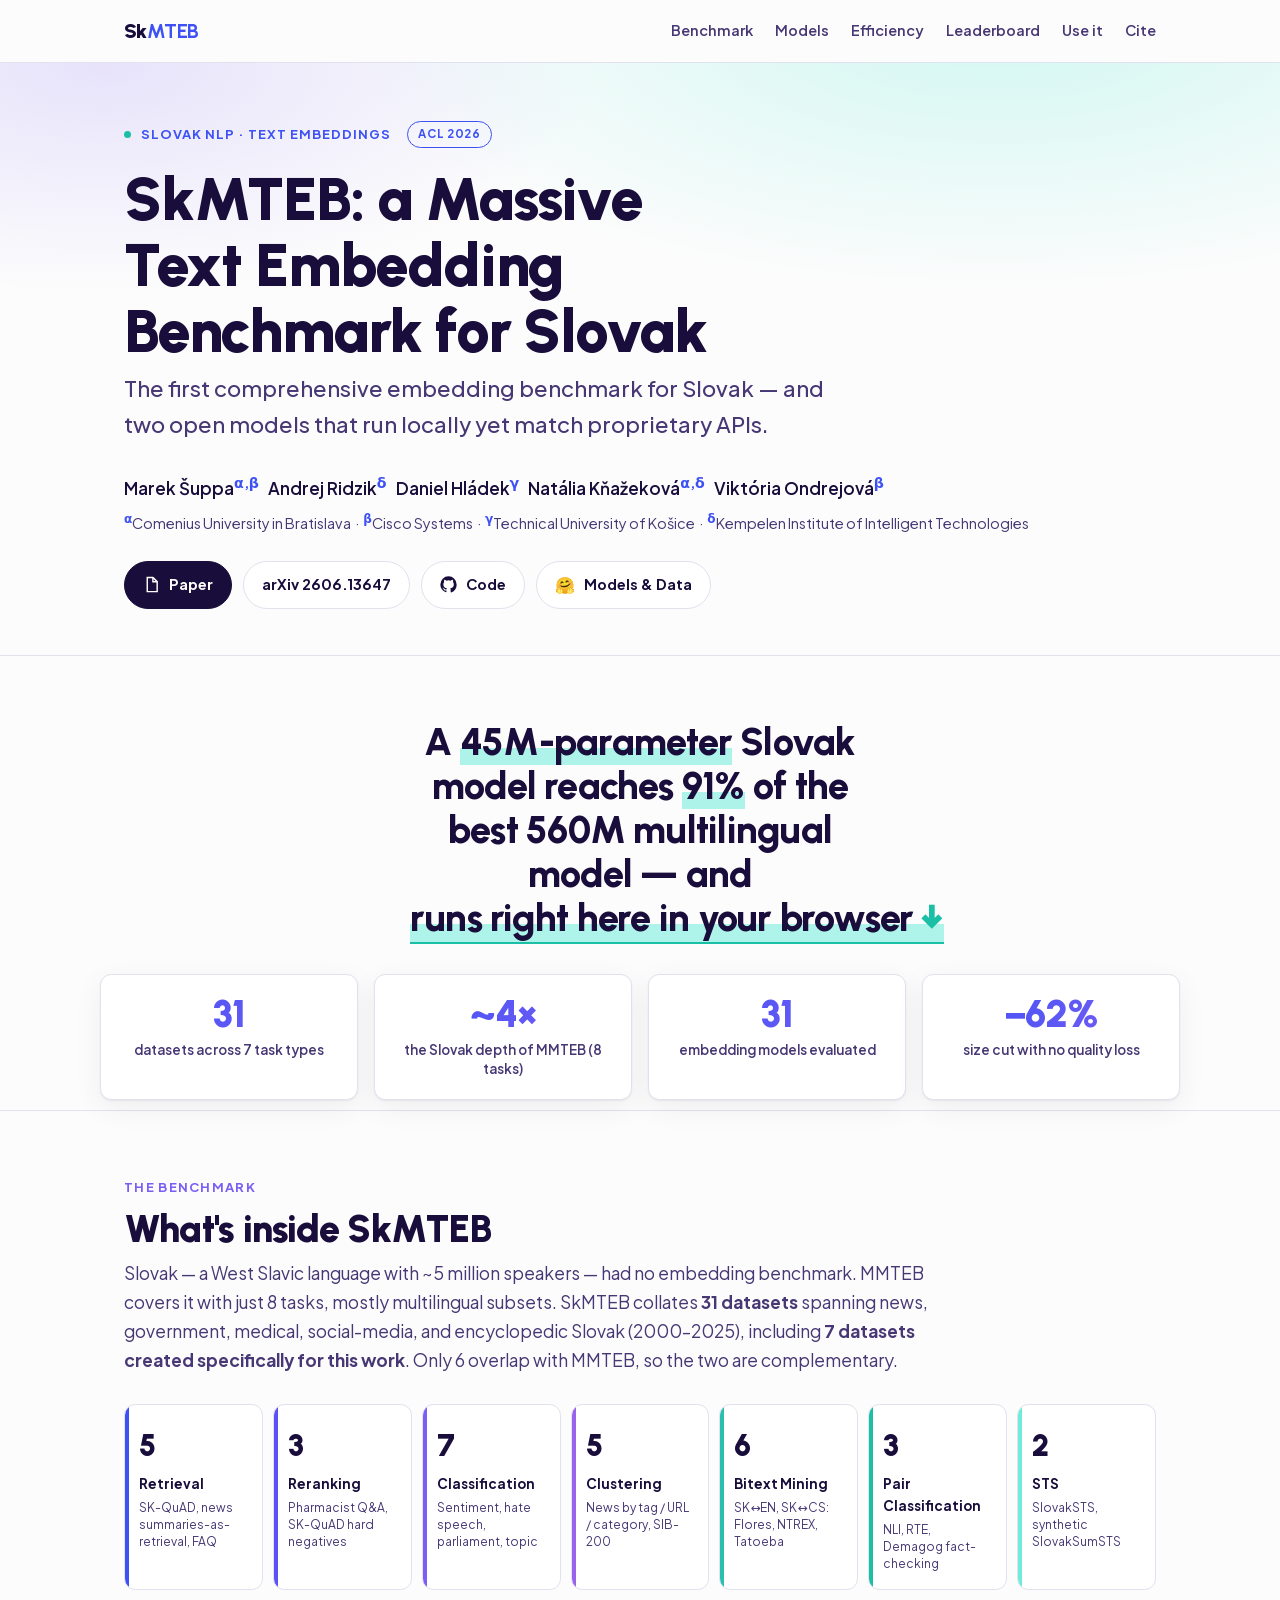
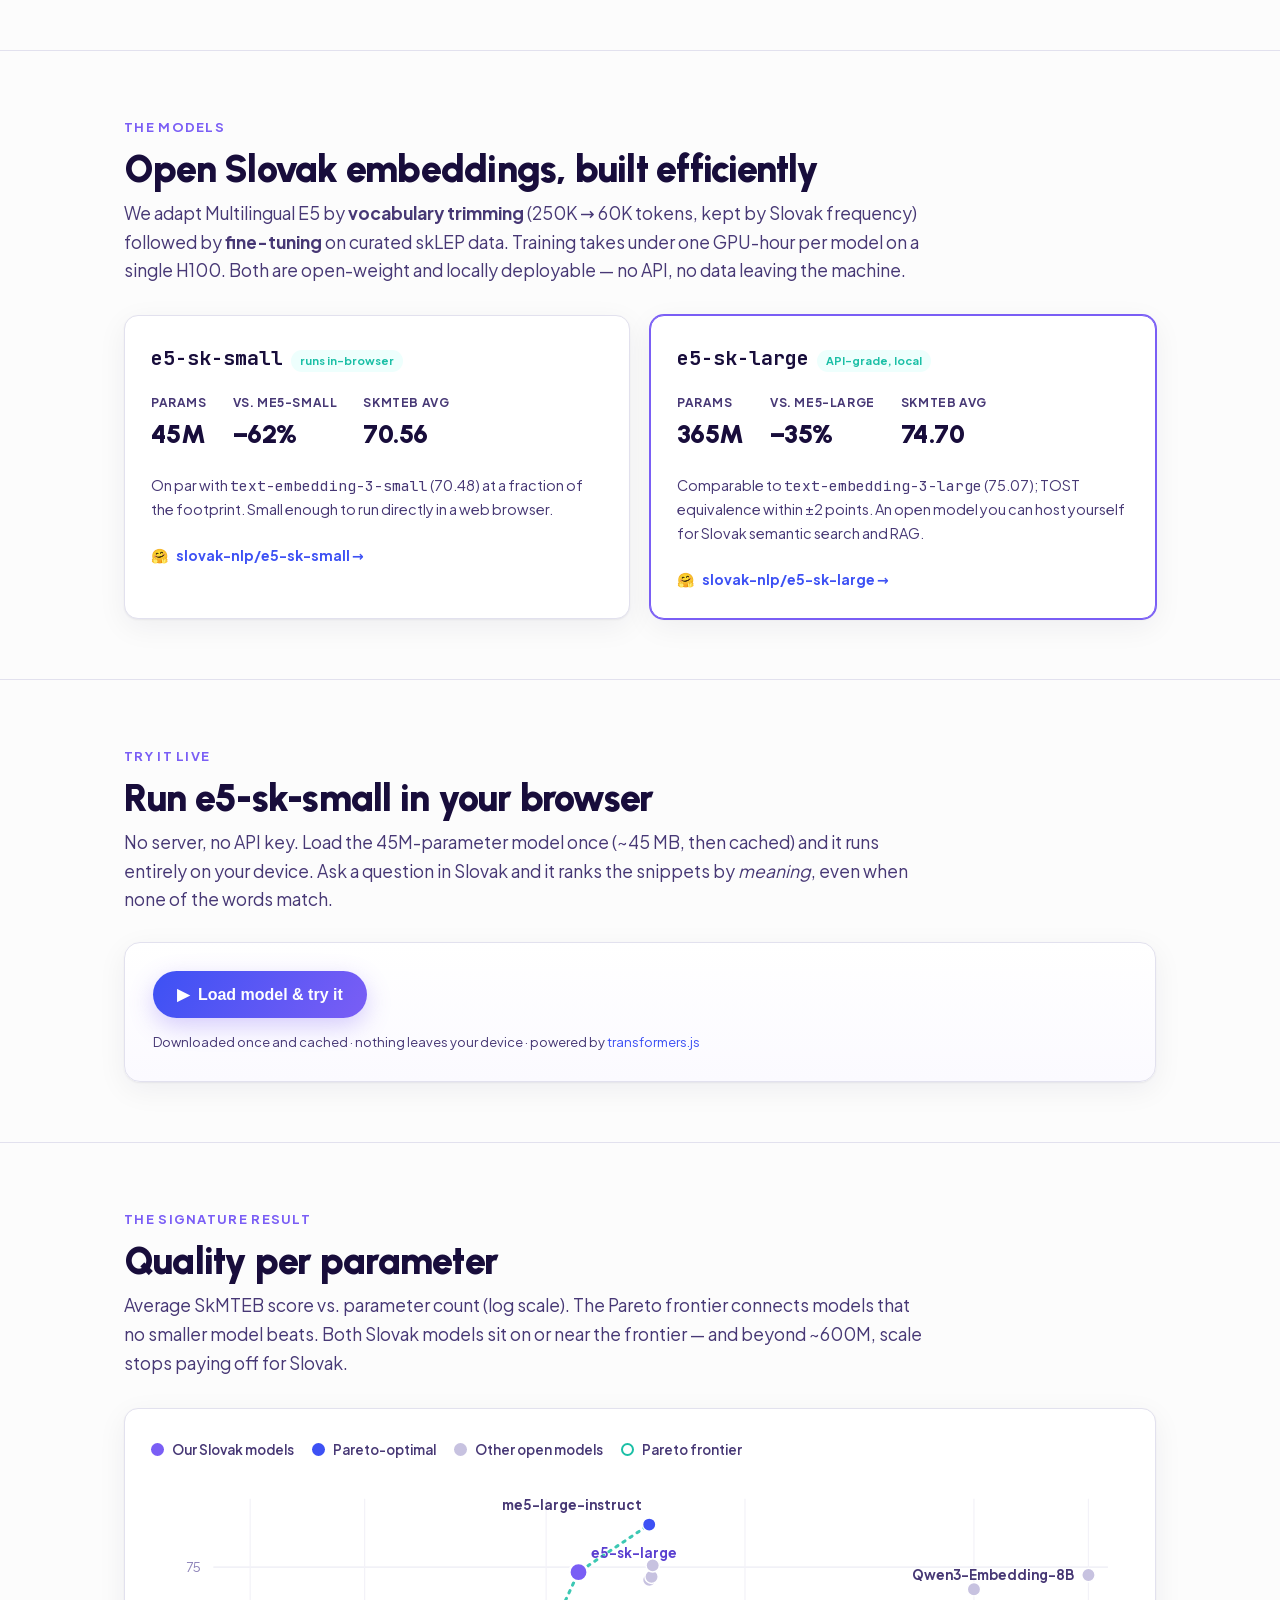
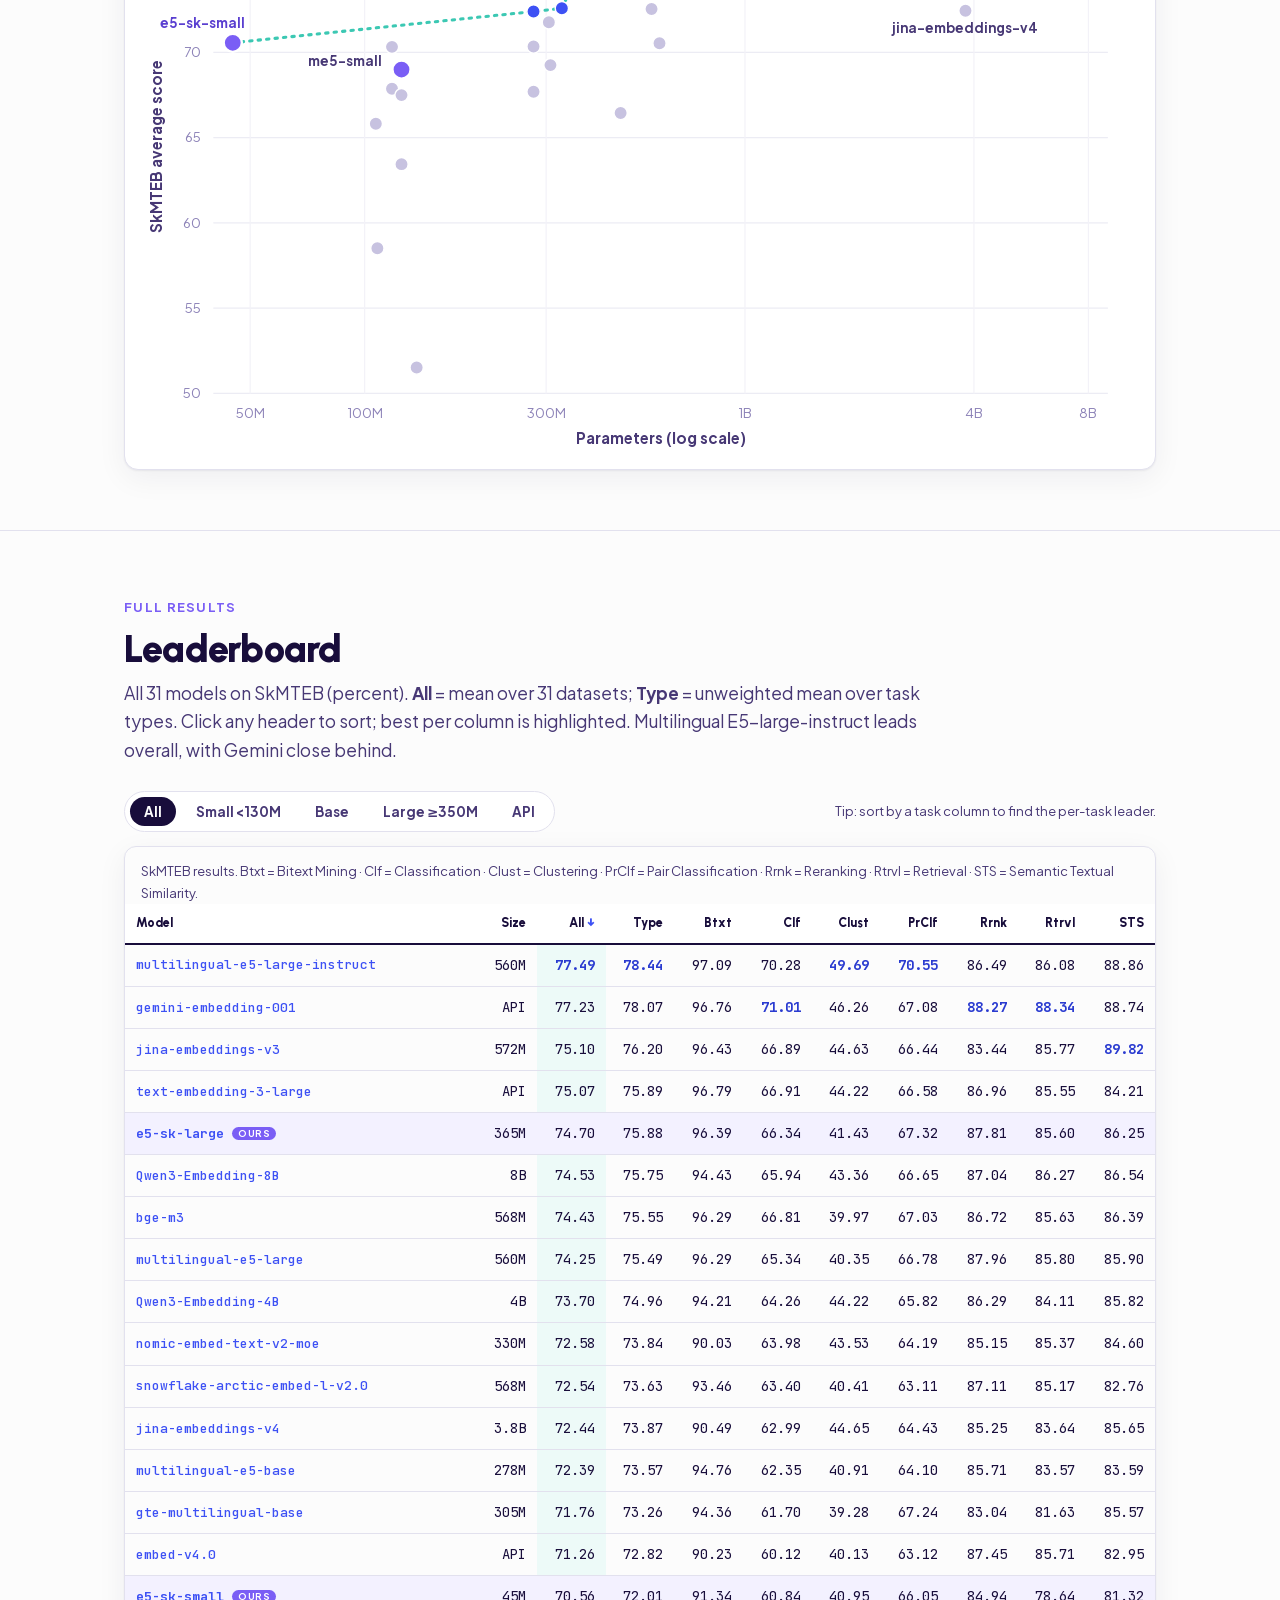
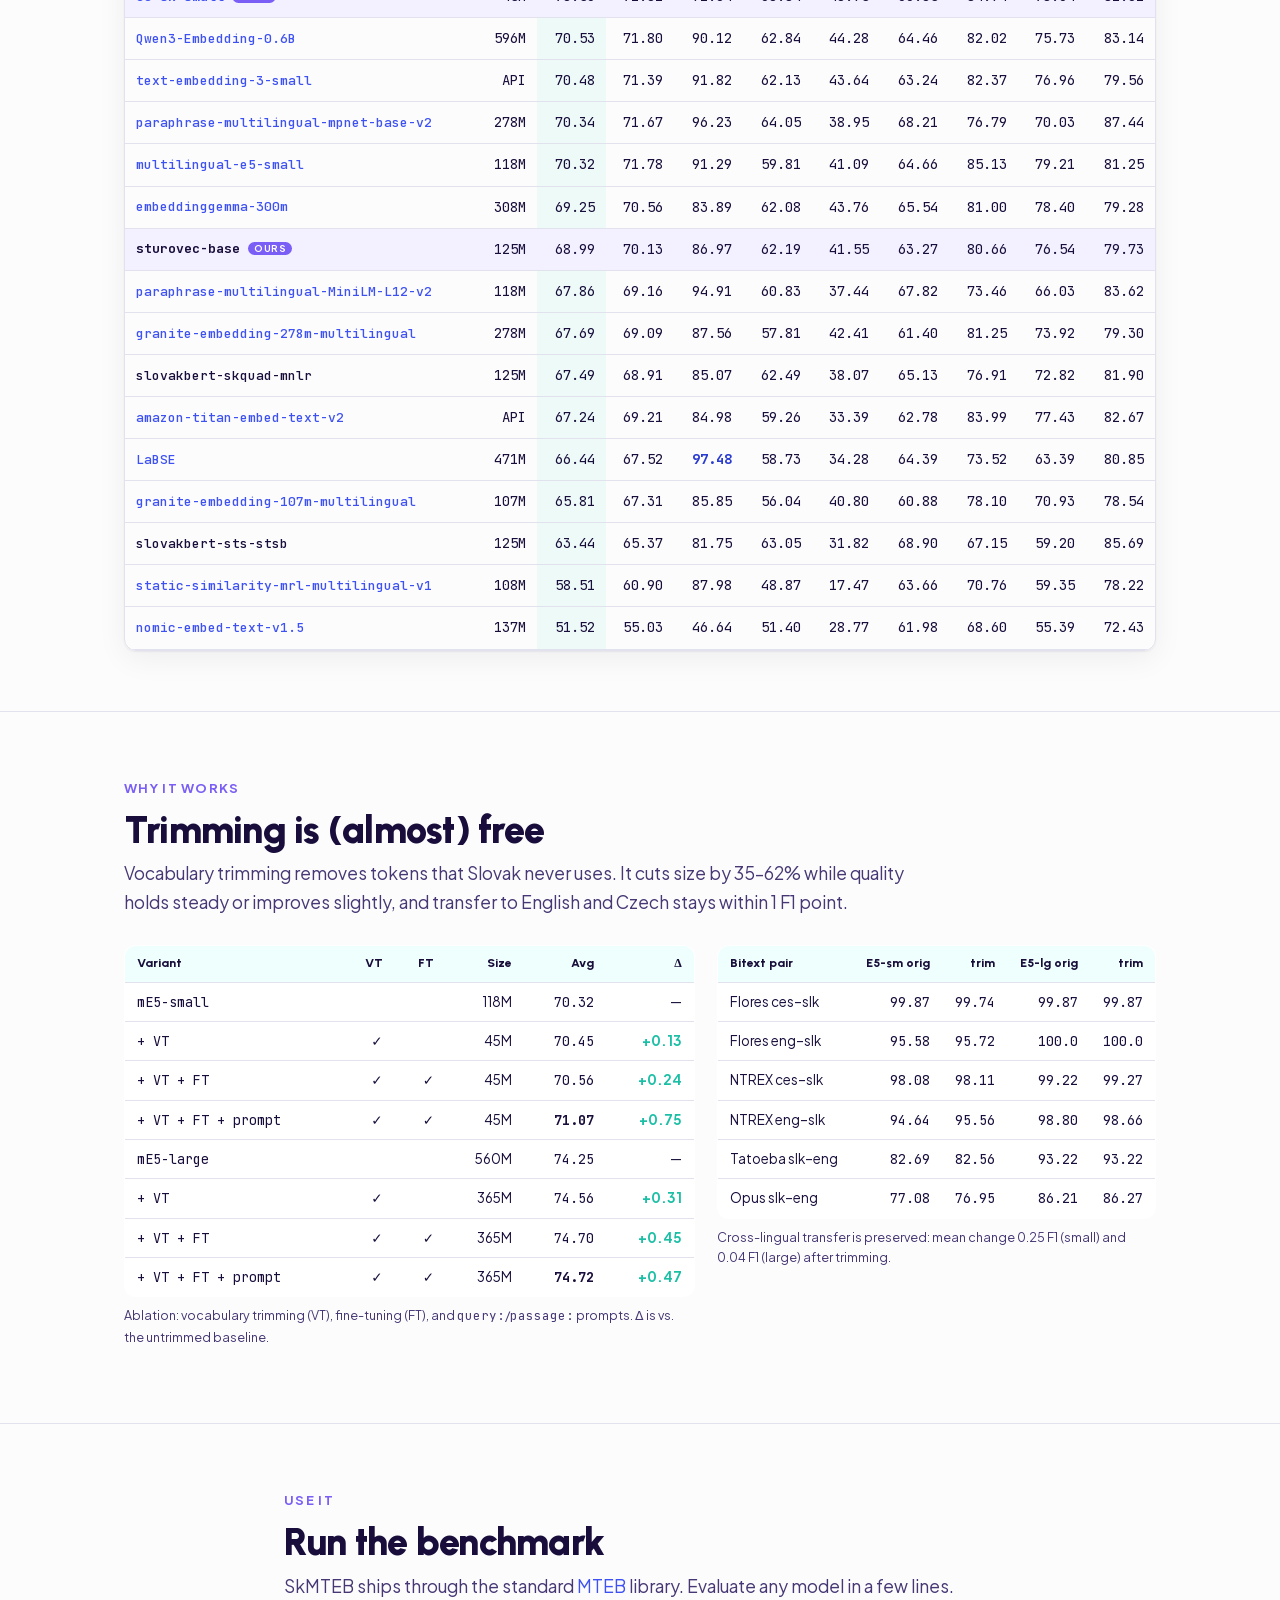
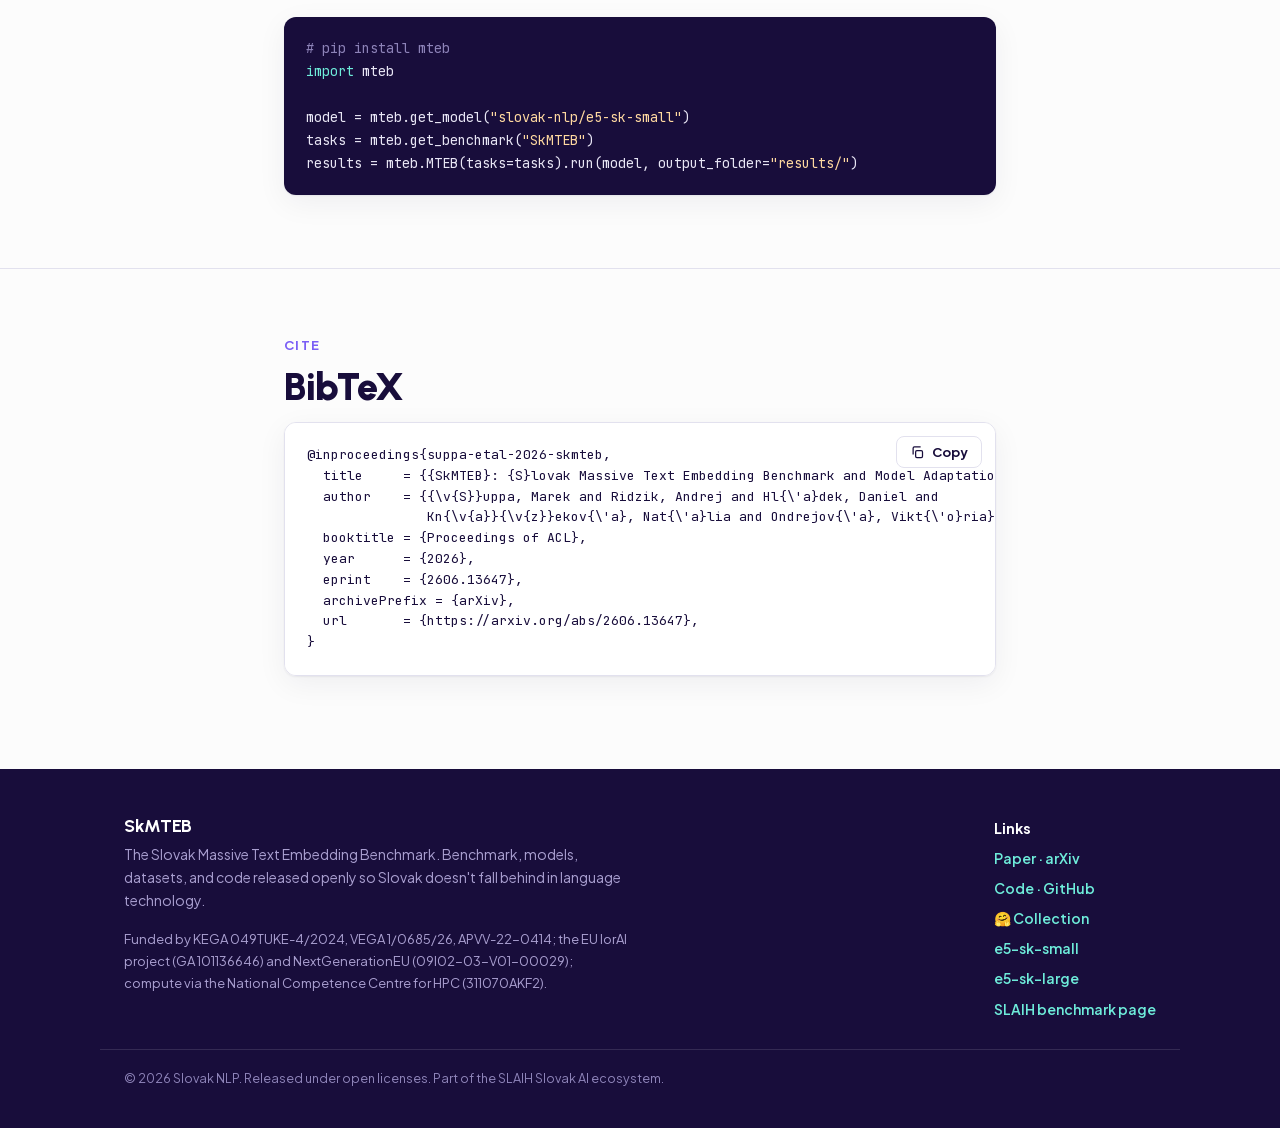
<file: index.html>
<!DOCTYPE html>
<html lang="en">
<head>
<meta charset="utf-8">
<meta name="viewport" content="width=device-width, initial-scale=1">
<title>SkMTEB: Slovak Massive Text Embedding Benchmark</title>
<meta name="description" content="SkMTEB is the first broad text embedding benchmark for Slovak: 31 datasets, 7 task types and 31 models, plus two open Slovak embedding models that run locally.">
<link rel="canonical" href="https://slovak-nlp.github.io/skmteb/">
<meta name="theme-color" content="#fcfcfc">
<link rel="icon" href="favicon.svg" type="image/svg+xml">
<link rel="apple-touch-icon" href="apple-touch-icon.png">
<!-- Open Graph / Twitter. og.png is rendered from og/card.html -->
<meta property="og:type" content="website">
<meta property="og:site_name" content="SkMTEB">
<meta property="og:locale" content="en_US">
<meta property="og:title" content="SkMTEB: Slovak Massive Text Embedding Benchmark">
<meta property="og:description" content="The first broad text embedding benchmark for Slovak. 31 datasets, 7 task types, 31 models, and two open Slovak models that run locally and match proprietary APIs.">
<meta property="og:url" content="https://slovak-nlp.github.io/skmteb/">
<meta property="og:image" content="https://slovak-nlp.github.io/skmteb/og.png">
<meta property="og:image:type" content="image/png">
<meta property="og:image:width" content="1200">
<meta property="og:image:height" content="630">
<meta property="og:image:alt" content="SkMTEB, a massive text embedding benchmark for Slovak. A 45M-parameter Slovak model reaches 91% of the best 560M multilingual model. 31 datasets, 7 task types, 31 models evaluated.">
<meta name="twitter:card" content="summary_large_image">
<meta name="twitter:title" content="SkMTEB: Slovak Massive Text Embedding Benchmark">
<meta name="twitter:description" content="The first broad text embedding benchmark for Slovak. 31 datasets, 7 task types, 31 models, and two open Slovak models that run locally and match proprietary APIs.">
<meta name="twitter:image" content="https://slovak-nlp.github.io/skmteb/og.png">
<meta name="twitter:image:alt" content="SkMTEB, a massive text embedding benchmark for Slovak. A 45M-parameter Slovak model reaches 91% of the best 560M multilingual model. 31 datasets, 7 task types, 31 models evaluated.">
<script type="application/ld+json">{"@context": "https://schema.org", "@graph": [{"@type": "ScholarlyArticle", "@id": "https://arxiv.org/abs/2606.13647", "headline": "SkMTEB: Slovak Massive Text Embedding Benchmark and Model Adaptation", "author": [{"@type": "Person", "name": "Marek Šuppa"}, {"@type": "Person", "name": "Andrej Ridzik"}, {"@type": "Person", "name": "Daniel Hládek"}, {"@type": "Person", "name": "Natália Kňažeková"}, {"@type": "Person", "name": "Viktória Ondrejová"}], "datePublished": "2026", "inLanguage": "en", "url": "https://arxiv.org/abs/2606.13647", "sameAs": ["https://arxiv.org/pdf/2606.13647"], "about": {"@id": "https://slovak-nlp.github.io/skmteb/#dataset"}}, {"@type": "Dataset", "@id": "https://slovak-nlp.github.io/skmteb/#dataset", "name": "SkMTEB", "description": "SkMTEB is the first broad text embedding benchmark for Slovak: 31 datasets, 7 task types and 31 models, plus two open Slovak embedding models that run locally.", "url": "https://slovak-nlp.github.io/skmteb/", "inLanguage": "sk", "creator": [{"@type": "Person", "name": "Marek Šuppa"}, {"@type": "Person", "name": "Andrej Ridzik"}, {"@type": "Person", "name": "Daniel Hládek"}, {"@type": "Person", "name": "Natália Kňažeková"}, {"@type": "Person", "name": "Viktória Ondrejová"}], "isAccessibleForFree": true, "keywords": ["Slovak", "text embeddings", "benchmark", "MTEB", "retrieval"], "sameAs": ["https://github.com/slovak-nlp/skmteb", "https://huggingface.co/collections/slovak-nlp/skmteb", "https://slaih.sk/en/benchmarks/skmteb"], "citation": {"@id": "https://arxiv.org/abs/2606.13647"}}]}</script>
<!-- Google Scholar -->
<meta name="citation_title" content="SkMTEB: Slovak Massive Text Embedding Benchmark and Model Adaptation">
<meta name="citation_author" content="Šuppa, Marek">
<meta name="citation_author" content="Ridzik, Andrej">
<meta name="citation_author" content="Hládek, Daniel">
<meta name="citation_author" content="Kňažeková, Natália">
<meta name="citation_author" content="Ondrejová, Viktória">
<meta name="citation_publication_date" content="2026">
<meta name="citation_conference_title" content="Proceedings of ACL">
<meta name="citation_arxiv_id" content="2606.13647">
<meta name="citation_pdf_url" content="https://arxiv.org/pdf/2606.13647">

<link href="fonts/fonts.css" rel="stylesheet">

<style>
:root{
  --blue:#3d51f4; --blue-deep:#2a3bd0;
  --violet:#7a5ef5; --mint:#6eecda; --mint-deep:#1bbfa6;
  --mint-light:#eefffd; --ink:#180d3b; --muted:#473875;
  --white:#fcfcfc; --border:#e2e1ee; --gold:#f4b740;
  --row-ours: #f3f1ff;
  --shadow: 0 1px 2px rgba(24,13,59,.06), 0 8px 30px rgba(24,13,59,.06);
  --radius:.7rem;
}
*{box-sizing:border-box}
[hidden]{display:none!important}
html{scroll-behavior:smooth}
body{
  margin:0; background:var(--white); color:var(--ink);
  font-family:"Plus Jakarta Sans",system-ui,sans-serif;
  font-size:17px; line-height:1.65; -webkit-font-smoothing:antialiased;
}
.wrap{max-width:1080px; margin:0 auto; padding:0 24px}
.narrow{max-width:760px}
h1,h2,h3,h4{font-family:Urbanist,system-ui,sans-serif; line-height:1.1; letter-spacing:-.02em; margin:0}
a{color:var(--blue); text-decoration:none}
a:hover{text-decoration:underline}
code,.mono{font-family:"JetBrains Mono",ui-monospace,monospace}
:focus-visible{outline:3px solid var(--violet); outline-offset:2px; border-radius:4px}

/* header */
.topbar{position:sticky; top:0; z-index:50; background:rgba(252,252,252,.82);
  backdrop-filter:saturate(180%) blur(12px); border-bottom:1px solid var(--border)}
.topbar .wrap{display:flex; align-items:center; gap:18px; height:62px}
.brand{font-family:Urbanist; font-weight:900; letter-spacing:-.03em; font-size:20px; color:var(--ink)}
.brand b{color:var(--blue)}
.topnav{margin-left:auto; display:flex; gap:22px; font-size:14.5px; font-weight:600}
.topnav a{color:var(--muted)} .topnav a:hover{color:var(--ink); text-decoration:none}
@media(max-width:760px){.topnav{display:none}}

/* hero */
.hero{position:relative; overflow:hidden;
  background:
    radial-gradient(1100px 460px at 78% -8%, rgba(110,236,218,.30), transparent 60%),
    radial-gradient(900px 420px at 8% 0%, rgba(122,94,245,.16), transparent 55%);
  border-bottom:1px solid var(--border)}
.hero .wrap{padding:54px 24px 46px}
.eyebrow{display:inline-flex; align-items:center; gap:10px; font-weight:700; font-size:13px;
  letter-spacing:.08em; text-transform:uppercase; color:var(--blue)}
.eyebrow .dot{width:7px;height:7px;border-radius:50%;background:var(--mint-deep)}
.venue{margin-left:6px; padding:3px 10px; border:1px solid var(--blue); border-radius:999px;
  color:var(--blue); font-size:11.5px; letter-spacing:.06em}
h1.title{font-size:clamp(34px,5.4vw,60px); font-weight:900; margin:18px 0 6px; max-width:16ch}
.subtitle{font-size:clamp(18px,2.4vw,22px); color:var(--muted); font-weight:500; max-width:48ch}
.authors{margin:26px 0 4px; font-size:17px; font-weight:600; line-height:1.9}
.authors a{color:var(--ink)}
.authors sup{color:var(--blue); font-weight:700}
.affil{color:var(--muted); font-size:14.5px; line-height:1.7}
.affil sup{color:var(--blue); font-weight:700}

/* buttons */
.actions{display:flex; flex-wrap:wrap; gap:11px; margin-top:26px}
.btn{display:inline-flex; align-items:center; gap:9px; padding:11px 18px; border-radius:999px;
  background:var(--ink); color:#fff; font-weight:700; font-size:14.5px; border:1px solid var(--ink);
  transition:transform .12s ease, box-shadow .12s ease}
.btn:hover{text-decoration:none; transform:translateY(-2px); box-shadow:var(--shadow)}
.btn.alt{background:#fff; color:var(--ink); border-color:var(--border)}
.btn.alt:hover{border-color:var(--blue); color:var(--blue)}
.btn svg{width:17px;height:17px}
.btn .hf{font-size:16px;line-height:1}

/* thesis stats */
.thesis{padding:64px 0 10px; text-align:center}
.thesis-lead{font-size:clamp(24px,3.6vw,38px); font-family:Urbanist; font-weight:800; letter-spacing:-.02em; max-width:20ch; margin:0 auto; line-height:1.16; text-wrap:balance}
.thesis-lead .hl{background:linear-gradient(transparent 62%, rgba(110,236,218,.55) 62%)}
.thesis-cta{color:var(--ink); text-decoration:none; white-space:nowrap; cursor:pointer;
  background:linear-gradient(transparent 62%, rgba(110,236,218,.55) 62%); background-size:100% 100%;
  border-bottom:2px solid var(--mint-deep); padding-bottom:1px; transition:color .15s}
.thesis-cta .arr{display:inline-block; margin-left:.18em; color:var(--mint-deep); font-weight:900;
  transition:transform .2s ease}
.thesis-cta:hover{color:var(--mint-deep); text-decoration:none}
.thesis-cta:hover .arr{transform:translateY(4px)}
.stat-grid{display:grid; grid-template-columns:repeat(4,1fr); gap:16px; margin-top:34px}
@media(max-width:760px){.stat-grid{grid-template-columns:repeat(2,1fr)}}
.stat{background:#fff; border:1px solid var(--border); border-radius:var(--radius); padding:20px 18px; box-shadow:var(--shadow)}
.stat .num{font-family:Urbanist; font-weight:900; font-size:38px; letter-spacing:-.03em; line-height:1;
  background:linear-gradient(120deg,var(--blue),var(--violet)); -webkit-background-clip:text; background-clip:text; color:transparent}
.stat .lbl{margin-top:8px; font-size:13.5px; color:var(--muted); font-weight:600; line-height:1.4}

/* sections */
section{padding:60px 0; border-top:1px solid var(--border)}
.kicker{font-size:13px; font-weight:800; letter-spacing:.1em; text-transform:uppercase; color:var(--violet)}
h2.sec{font-size:clamp(26px,3.6vw,38px); font-weight:900; margin:10px 0 8px}
.sec-intro{color:var(--muted); max-width:62ch; font-size:17.5px}
p{margin:0 0 16px}

/* task composition */
.tasks{display:grid; grid-template-columns:repeat(7,1fr); gap:10px; margin-top:30px}
@media(max-width:900px){.tasks{grid-template-columns:repeat(4,1fr)}}
@media(max-width:520px){.tasks{grid-template-columns:repeat(2,1fr)}}
.tcard{border:1px solid var(--border); border-radius:var(--radius); padding:16px 14px; background:#fff;
  position:relative; overflow:hidden}
.tcard::before{content:""; position:absolute; left:0; top:0; bottom:0; width:4px; background:var(--accent,var(--blue))}
.tcard .cnt{font-family:Urbanist; font-weight:900; font-size:30px; letter-spacing:-.03em}
.tcard .nm{font-size:13.5px; font-weight:700; margin-top:2px}
.tcard .ex{font-size:12px; color:var(--muted); margin-top:5px; line-height:1.4}

/* models */
.models{display:grid; grid-template-columns:1fr 1fr; gap:20px; margin-top:30px}
@media(max-width:760px){.models{grid-template-columns:1fr}}
.mcard{border:1px solid var(--border); border-radius:14px; padding:26px; background:#fff; box-shadow:var(--shadow); position:relative}
.mcard.large{border-color:var(--violet); box-shadow:0 0 0 1px var(--violet), var(--shadow)}
.mcard .mname{font-family:"JetBrains Mono"; font-weight:700; font-size:20px; color:var(--ink)}
.mcard .tag{display:inline-block; margin-left:8px; font-size:11px; font-weight:700; padding:2px 9px; border-radius:999px;
  background:var(--mint-light); color:var(--mint-deep); vertical-align:middle; font-family:"Plus Jakarta Sans"}
.mcard .mrow{display:flex; gap:26px; margin:18px 0}
.mcard .mrow .k{font-size:12px; color:var(--muted); font-weight:700; text-transform:uppercase; letter-spacing:.05em}
.mcard .mrow .v{font-family:Urbanist; font-weight:900; font-size:26px; letter-spacing:-.02em}
.mcard p{font-size:14.5px; color:var(--muted); margin:0 0 18px}
.mcard .go{display:inline-flex; align-items:center; gap:8px; font-weight:700; font-size:14px}

/* chart */
.chart-card{position:relative; margin-top:30px; border:1px solid var(--border); border-radius:14px; background:#fff; padding:24px 18px 10px; box-shadow:var(--shadow)}
.scatter-tip{position:absolute; z-index:5; pointer-events:none; background:#fff; border:1px solid var(--border);
  border-radius:11px; box-shadow:0 10px 34px rgba(24,13,59,.16); padding:13px 15px; min-width:172px; max-width:240px}
.scatter-tip[hidden]{display:none}
.scatter-tip .tn{font-family:"JetBrains Mono"; font-weight:700; font-size:13.5px; color:var(--ink); word-break:break-word; line-height:1.3}
.scatter-tip .tbadge{display:inline-block; margin-top:8px; font-size:10px; font-weight:800; letter-spacing:.05em;
  padding:2px 9px; border-radius:999px; text-transform:uppercase}
.scatter-tip .tstats{display:grid; grid-template-columns:repeat(3,auto); gap:3px 16px; margin-top:11px}
.scatter-tip .tstats .k{font-size:9.5px; color:var(--muted); font-weight:800; text-transform:uppercase; letter-spacing:.05em}
.scatter-tip .tstats .v{font-family:"JetBrains Mono"; font-weight:700; font-size:16px; color:var(--ink); letter-spacing:-.02em}
.chart-legend{display:flex; flex-wrap:wrap; gap:18px; padding:6px 8px 16px; font-size:13.5px; color:var(--muted); font-weight:600}
.chart-legend .li{display:inline-flex; align-items:center; gap:8px}
.swatch{width:13px;height:13px;border-radius:50%; display:inline-block}
#scatter{width:100%; height:auto; display:block}
#scatter text{font-family:"Plus Jakarta Sans"}
.dot{transition:r .12s ease}
.dot:hover{r:9}
.dot-label{font-size:11px; font-weight:700; font-family:"JetBrains Mono"}

/* table */
.controls{display:flex; flex-wrap:wrap; gap:10px; align-items:center; margin:26px 0 14px}
.filter{display:inline-flex; gap:6px; background:#fff; border:1px solid var(--border); border-radius:999px; padding:5px}
.filter button{border:0; background:transparent; font-family:inherit; font-weight:700; font-size:13.5px; color:var(--muted);
  padding:6px 14px; border-radius:999px; cursor:pointer}
.filter button[aria-pressed=true]{background:var(--ink); color:#fff}
.hint{font-size:13px; color:var(--muted); margin-left:auto}
.table-scroll{overflow-x:auto; border:1px solid var(--border); border-radius:12px; box-shadow:var(--shadow)}
table.lb{border-collapse:collapse; width:100%; font-size:14px; min-width:880px}
table.lb caption{text-align:left; padding:14px 16px 0; color:var(--muted); font-size:13px}
table.lb th, table.lb td{padding:9px 11px; text-align:right; white-space:nowrap; border-bottom:1px solid var(--border)}
table.lb th:nth-child(1), table.lb td:nth-child(1){text-align:left}
table.lb thead th{position:sticky; top:0; background:#fff; cursor:pointer; user-select:none;
  font-family:Urbanist; font-weight:800; font-size:12.5px; color:var(--ink); border-bottom:2px solid var(--ink)}
table.lb thead th[aria-sort=descending]::after{content:" ↓"; color:var(--blue)}
table.lb thead th[aria-sort=ascending]::after{content:" ↑"; color:var(--blue)}
table.lb td.num{font-family:"JetBrains Mono"; font-variant-numeric:tabular-nums}
table.lb td.model{font-family:"JetBrains Mono"; font-size:13px; font-weight:500}
table.lb td.best{font-weight:700; color:var(--blue-deep)}
table.lb tr.ours td{background:var(--row-ours)}
table.lb tr.ours td.model{font-weight:700}
table.lb tr.ours td.model::after{content:"OURS"; font-family:"Plus Jakarta Sans"; font-size:9px; font-weight:800;
  letter-spacing:.06em; color:#fff; background:var(--violet); padding:1px 6px; border-radius:999px; margin-left:8px; vertical-align:middle}
table.lb td.all{background:rgba(110,236,218,.10)}
table.lb tr:hover td{background:var(--mint-light)}
table.lb tr.ours:hover td{background:#ece8ff}
.grouprow td{background:var(--ink)!important; color:#fff; font-family:Urbanist; font-weight:800; font-size:12px;
  letter-spacing:.08em; text-transform:uppercase; text-align:left!important}

/* ablation + crosslingual small tables */
.mini-tables{display:grid; grid-template-columns:1.3fr 1fr; gap:22px; margin-top:28px}
@media(max-width:820px){.mini-tables{grid-template-columns:1fr}}
table.mini{border-collapse:collapse; width:100%; font-size:13.5px; background:#fff; border:1px solid var(--border); border-radius:12px; overflow:hidden}
table.mini th,table.mini td{padding:8px 12px; border-bottom:1px solid var(--border); text-align:right}
table.mini th:first-child,table.mini td:first-child{text-align:left}
table.mini thead th{font-family:Urbanist; font-weight:800; font-size:12px; background:var(--mint-light)}
table.mini td.mono{font-family:"JetBrains Mono"}
.delta{color:var(--mint-deep); font-weight:700}
.mini-cap{font-size:12.5px; color:var(--muted); margin-top:8px}

/* code */
pre.code{background:var(--ink); color:#e8e6f5; border-radius:12px; padding:20px 22px; overflow:auto;
  font-family:"JetBrains Mono"; font-size:13.5px; line-height:1.7; box-shadow:var(--shadow)}
pre.code .k{color:var(--mint)} pre.code .s{color:#ffd9a0} pre.code .c{color:#8d83b8}

/* bibtex */
.bib{position:relative}
.copy{position:absolute; top:14px; right:14px; background:#fff; color:var(--ink); border:1px solid var(--border);
  border-radius:8px; padding:7px 13px; font-family:inherit; font-weight:700; font-size:13px; cursor:pointer; display:inline-flex; gap:7px; align-items:center}
.copy:hover{border-color:var(--blue); color:var(--blue)}
pre.bibtex{background:#fff; border:1px solid var(--border); border-radius:12px; padding:22px; overflow:auto;
  font-family:"JetBrains Mono"; font-size:13px; line-height:1.6; color:var(--ink); box-shadow:var(--shadow)}

/* demo */
#demo .demo-card{margin-top:28px; border:1px solid var(--border); border-radius:16px;
  background:linear-gradient(180deg,#fff,#fbfaff); padding:28px; box-shadow:var(--shadow)}
.demo-idle{display:flex; flex-direction:column; align-items:flex-start; gap:14px}
.btn.demo-go{font-size:16px; padding:14px 24px; background:linear-gradient(120deg,var(--blue),var(--violet));
  border:0; box-shadow:0 8px 24px rgba(122,94,245,.3)}
.demo-note{font-size:13px; color:var(--muted); margin:0; line-height:1.6}
.demo-note code{font-size:12px; background:var(--mint-light); padding:1px 5px; border-radius:4px; color:var(--mint-deep)}
.demo-progress{display:flex; flex-direction:column; gap:12px; padding:10px 0}
.demo-bar{height:10px; background:var(--mint-light); border-radius:999px; overflow:hidden}
#demoBar{height:100%; width:0%; border-radius:999px;
  background:linear-gradient(90deg,var(--mint-deep),var(--blue),var(--violet)); background-size:200% 100%;
  transition:width .25s ease; animation:demoShimmer 1.5s linear infinite}
@keyframes demoShimmer{to{background-position:-200% 0}}
.demo-bartop{display:flex; align-items:center; gap:14px; flex-wrap:wrap; margin-bottom:16px}
.demo-search{display:flex; align-items:center; flex:1; min-width:260px; border:1px solid var(--border);
  border-radius:12px; background:#fff; padding:4px 4px 4px 14px; transition:border-color .15s, box-shadow .15s}
.demo-search:focus-within{border-color:var(--blue); box-shadow:0 0 0 3px rgba(61,81,244,.14)}
.demo-prefix{font-family:"JetBrains Mono"; font-size:13px; font-weight:700; color:var(--violet); user-select:none}
.demo-search input{flex:1; font:inherit; font-size:15.5px; padding:10px 12px; border:0; outline:none; background:transparent; color:var(--ink)}
.demo-search .btn{padding:10px 18px; font-size:14.5px}
.demo-live{display:inline-flex; align-items:center; gap:7px; font-size:12.5px; font-weight:700; color:var(--mint-deep)}
.demo-dot{width:8px; height:8px; border-radius:50%; background:var(--mint-deep); animation:demoPulse 2s infinite}
@keyframes demoPulse{0%{box-shadow:0 0 0 0 rgba(27,191,166,.5)}70%{box-shadow:0 0 0 7px rgba(27,191,166,0)}100%{box-shadow:0 0 0 0 rgba(27,191,166,0)}}
.demo-examples{display:flex; flex-wrap:wrap; gap:8px; margin-bottom:18px}
.demo-chip{font:inherit; font-size:13px; font-weight:600; color:var(--muted); background:#fff;
  border:1px solid var(--border); border-radius:999px; padding:7px 14px; cursor:pointer; transition:border-color .15s, color .15s, transform .15s}
.demo-chip:hover{border-color:var(--violet); color:var(--violet); transform:translateY(-1px)}
.demo-results{list-style:none; margin:0; padding:0}
.demo-item{display:flex; align-items:center; gap:14px; background:#fff; border:1px solid var(--border);
  border-radius:12px; padding:13px 16px; margin-bottom:9px; will-change:transform}
.demo-item.is-top{border-color:var(--violet); box-shadow:0 0 0 1px var(--violet), 0 10px 30px rgba(122,94,245,.14)}
.demo-rank{font-family:Urbanist; font-weight:900; font-size:16px; color:var(--muted); width:22px; text-align:center; flex:none}
.demo-item.is-top .demo-rank{color:var(--violet)}
.demo-body{flex:1; min-width:0}
.demo-text{font-size:14.5px; color:var(--ink); line-height:1.45}
.demo-badge{display:inline-block; margin-left:8px; font-size:9.5px; font-weight:800; letter-spacing:.05em;
  text-transform:uppercase; color:#fff; background:var(--violet); padding:2px 7px; border-radius:999px; vertical-align:middle}
.demo-meter{height:5px; margin-top:9px; background:var(--mint-light); border-radius:999px; overflow:hidden}
.demo-meter i{display:block; height:100%; width:0; border-radius:999px;
  background:linear-gradient(90deg,var(--mint-deep),var(--violet)); transition:width .5s cubic-bezier(.2,.7,.2,1)}
.demo-meta{flex:none; text-align:right; display:flex; flex-direction:column; align-items:flex-end; gap:3px}
.demo-score{font-family:"JetBrains Mono"; font-weight:700; font-size:15px; color:var(--blue-deep)}
.demo-tag{font-size:11px; color:var(--muted); font-weight:600}
@media(max-width:560px){.demo-meta .demo-tag{display:none}}

/* footer */
footer{background:var(--ink); color:#c9c1e8; padding:48px 0 40px; margin-top:20px}
footer .wrap{display:flex; flex-wrap:wrap; gap:30px; justify-content:space-between}
footer h4{color:#fff; font-size:18px; margin-bottom:6px}
footer a{color:var(--mint)}
footer .ack{max-width:60ch; font-size:13px; line-height:1.7; color:#a99fd0}
.foot-links{display:flex; flex-direction:column; gap:7px; font-size:14px; font-weight:600}
.foot-bottom{border-top:1px solid rgba(255,255,255,.12); margin-top:28px; padding-top:18px; font-size:12.5px; color:#8d83b8}

@media (prefers-reduced-motion: reduce){*{transition:none!important; scroll-behavior:auto!important}}
</style>
</head>
<body>

<header class="topbar">
  <div class="wrap">
    <span class="brand">Sk<b>MTEB</b></span>
    <nav class="topnav" aria-label="Section navigation">
      <a href="#benchmark">Benchmark</a>
      <a href="#models">Models</a>
      <a href="#efficiency">Efficiency</a>
      <a href="#leaderboard">Leaderboard</a>
      <a href="#usage">Use it</a>
      <a href="#cite">Cite</a>
    </nav>
  </div>
</header>

<!-- HERO -->
<div class="hero">
  <div class="wrap">
    <span class="eyebrow"><span class="dot"></span> Slovak NLP · Text Embeddings <span class="venue">ACL 2026</span></span>
    <h1 class="title">SkMTEB: a Massive Text Embedding Benchmark for Slovak</h1>
    <p class="subtitle">The first comprehensive embedding benchmark for Slovak — and two open models that run locally yet match proprietary APIs.</p>

    <div class="authors">
      <a href="mailto:marek@suppa.sk">Marek Šuppa</a><sup>α,β</sup> &nbsp;
      Andrej Ridzik<sup>δ</sup> &nbsp;
      Daniel Hládek<sup>γ</sup> &nbsp;
      Natália Kňažeková<sup>α,δ</sup> &nbsp;
      Viktória Ondrejová<sup>β</sup>
    </div>
    <div class="affil">
      <sup>α</sup>Comenius University in Bratislava &nbsp;·&nbsp;
      <sup>β</sup>Cisco Systems &nbsp;·&nbsp;
      <sup>γ</sup>Technical University of Košice &nbsp;·&nbsp;
      <sup>δ</sup>Kempelen Institute of Intelligent Technologies
    </div>

    <div class="actions">
      <a class="btn" href="https://arxiv.org/abs/2606.13647">
        <svg viewBox="0 0 24 24" fill="currentColor"><path d="M6 2h9l5 5v15a0 0 0 0 1 0 0H6a0 0 0 0 1 0 0V2z" opacity=".0"/><path d="M14 2v6h6" fill="none" stroke="currentColor" stroke-width="2"/><path d="M6 2h8l6 6v14H6z" fill="none" stroke="currentColor" stroke-width="2"/></svg>
        Paper</a>
      <a class="btn alt" href="https://arxiv.org/pdf/2606.13647">arXiv 2606.13647</a>
      <a class="btn alt" href="https://github.com/slovak-nlp/skmteb">
        <svg viewBox="0 0 24 24" fill="currentColor"><path d="M12 .5A11.5 11.5 0 0 0 .5 12a11.5 11.5 0 0 0 7.86 10.92c.58.1.79-.25.79-.56v-2c-3.2.7-3.88-1.36-3.88-1.36-.53-1.34-1.3-1.7-1.3-1.7-1.06-.72.08-.7.08-.7 1.17.08 1.79 1.2 1.79 1.2 1.04 1.79 2.73 1.27 3.4.97.1-.76.41-1.27.74-1.56-2.55-.29-5.24-1.28-5.24-5.7 0-1.26.45-2.29 1.19-3.1-.12-.29-.52-1.46.11-3.05 0 0 .97-.31 3.18 1.18a11 11 0 0 1 5.8 0c2.2-1.49 3.17-1.18 3.17-1.18.63 1.59.23 2.76.11 3.05.74.81 1.19 1.84 1.19 3.1 0 4.43-2.7 5.4-5.26 5.69.42.36.8 1.08.8 2.18v3.23c0 .31.21.67.8.56A11.5 11.5 0 0 0 23.5 12 11.5 11.5 0 0 0 12 .5z"/></svg>
        Code</a>
      <a class="btn alt" href="https://huggingface.co/collections/slovak-nlp/skmteb"><span class="hf">🤗</span> Models &amp; Data</a>
    </div>
  </div>
</div>

<!-- THESIS -->
<div class="wrap thesis">
  <p class="thesis-lead">A <span class="hl">45M-parameter</span> Slovak model reaches <span class="hl">91%</span> of the best 560M multilingual model — and <a class="thesis-cta" href="#demo">runs right here in your browser<span class="arr">↓</span></a></p>
  <div class="stat-grid">
    <div class="stat"><div class="num">31</div><div class="lbl">datasets across 7 task types</div></div>
    <div class="stat"><div class="num">~4×</div><div class="lbl">the Slovak depth of MMTEB (8 tasks)</div></div>
    <div class="stat"><div class="num">31</div><div class="lbl">embedding models evaluated</div></div>
    <div class="stat"><div class="num">−62%</div><div class="lbl">size cut with no quality loss</div></div>
  </div>
</div>

<!-- BENCHMARK -->
<section id="benchmark">
  <div class="wrap">
    <span class="kicker">The benchmark</span>
    <h2 class="sec">What's inside SkMTEB</h2>
    <p class="sec-intro">Slovak — a West Slavic language with ~5 million speakers — had no embedding benchmark. MMTEB covers it with just 8 tasks, mostly multilingual subsets. SkMTEB collates <strong>31 datasets</strong> spanning news, government, medical, social-media, and encyclopedic Slovak (2000–2025), including <strong>7 datasets created specifically for this work</strong>. Only 6 overlap with MMTEB, so the two are complementary.</p>

    <div class="tasks">
      <div class="tcard" style="--accent:#3d51f4"><div class="cnt">5</div><div class="nm">Retrieval</div><div class="ex">SK-QuAD, news summaries-as-retrieval, FAQ</div></div>
      <div class="tcard" style="--accent:#5a52f5"><div class="cnt">3</div><div class="nm">Reranking</div><div class="ex">Pharmacist Q&amp;A, SK-QuAD hard negatives</div></div>
      <div class="tcard" style="--accent:#7a5ef5"><div class="cnt">7</div><div class="nm">Classification</div><div class="ex">Sentiment, hate speech, parliament, topic</div></div>
      <div class="tcard" style="--accent:#9a63ec"><div class="cnt">5</div><div class="nm">Clustering</div><div class="ex">News by tag / URL / category, SIB-200</div></div>
      <div class="tcard" style="--accent:#2bbfb0"><div class="cnt">6</div><div class="nm">Bitext Mining</div><div class="ex">SK↔EN, SK↔CS: Flores, NTREX, Tatoeba</div></div>
      <div class="tcard" style="--accent:#1bbfa6"><div class="cnt">3</div><div class="nm">Pair Classification</div><div class="ex">NLI, RTE, Demagog fact-checking</div></div>
      <div class="tcard" style="--accent:#6eecda"><div class="cnt">2</div><div class="nm">STS</div><div class="ex">SlovakSTS, synthetic SlovakSumSTS</div></div>
    </div>
  </div>
</section>

<!-- MODELS -->
<section id="models">
  <div class="wrap">
    <span class="kicker">The models</span>
    <h2 class="sec">Open Slovak embeddings, built efficiently</h2>
    <p class="sec-intro">We adapt Multilingual E5 by <strong>vocabulary trimming</strong> (250K → 60K tokens, kept by Slovak frequency) followed by <strong>fine-tuning</strong> on curated skLEP data. Training takes under one GPU-hour per model on a single H100. Both are open-weight and locally deployable — no API, no data leaving the machine.</p>

    <div class="models">
      <div class="mcard">
        <div><span class="mname">e5-sk-small</span><span class="tag">runs in-browser</span></div>
        <div class="mrow">
          <div><div class="k">Params</div><div class="v">45M</div></div>
          <div><div class="k">vs. mE5-small</div><div class="v">−62%</div></div>
          <div><div class="k">SkMTEB avg</div><div class="v">70.56</div></div>
        </div>
        <p>On par with <code>text-embedding-3-small</code> (70.48) at a fraction of the footprint. Small enough to run directly in a web browser.</p>
        <a class="go" href="https://huggingface.co/slovak-nlp/e5-sk-small"><span class="hf">🤗</span> slovak-nlp/e5-sk-small →</a>
      </div>
      <div class="mcard large">
        <div><span class="mname">e5-sk-large</span><span class="tag">API-grade, local</span></div>
        <div class="mrow">
          <div><div class="k">Params</div><div class="v">365M</div></div>
          <div><div class="k">vs. mE5-large</div><div class="v">−35%</div></div>
          <div><div class="k">SkMTEB avg</div><div class="v">74.70</div></div>
        </div>
        <p>Comparable to <code>text-embedding-3-large</code> (75.07); TOST equivalence within ±2 points. An open model you can host yourself for Slovak semantic search and RAG.</p>
        <a class="go" href="https://huggingface.co/slovak-nlp/e5-sk-large"><span class="hf">🤗</span> slovak-nlp/e5-sk-large →</a>
      </div>
    </div>
  </div>
</section>

<!-- DEMO -->
<section id="demo">
  <div class="wrap">
    <span class="kicker">Try it live</span>
    <h2 class="sec">Run e5-sk-small in your browser</h2>
    <p class="sec-intro">No server, no API key. Load the 45M-parameter model once (~45&nbsp;MB, then cached) and it runs entirely on your device. Ask a question in Slovak and it ranks the snippets by <em>meaning</em>, even when none of the words match.</p>

    <div class="demo-card">
      <div id="demoIdle" class="demo-idle">
        <button id="demoLoad" class="btn demo-go" type="button">▶&nbsp; Load model &amp; try it</button>
        <p class="demo-note">Downloaded once and cached · nothing leaves your device · powered by <a href="https://github.com/huggingface/transformers.js">transformers.js</a></p>
      </div>

      <div id="demoProgress" class="demo-progress" hidden>
        <div class="demo-bar"><div id="demoBar"></div></div>
        <span id="demoStatus" class="demo-note">Starting…</span>
      </div>

      <div id="demoUI" class="demo-ui" hidden>
        <div class="demo-bartop">
          <form id="demoForm" class="demo-search">
            <span class="demo-prefix">query:</span>
            <input id="demoQ" type="text" lang="sk" autocomplete="off" aria-label="Search query in Slovak" placeholder="Spýtajte sa po slovensky…">
            <button class="btn" type="submit">Hľadať</button>
          </form>
          <span class="demo-live"><span class="demo-dot"></span> running on-device</span>
        </div>
        <div class="demo-examples" id="demoExamples"></div>
        <ol id="demoResults" class="demo-results" aria-live="polite"></ol>
        <p class="demo-note" style="margin-top:14px">Each snippet is prefixed with <code>passage:</code>, the query with <code>query:</code>, then ranked by cosine similarity — the same recipe used to score the model on SkMTEB.</p>
      </div>
    </div>
  </div>
</section>

<!-- EFFICIENCY -->
<section id="efficiency">
  <div class="wrap">
    <span class="kicker">The signature result</span>
    <h2 class="sec">Quality per parameter</h2>
    <p class="sec-intro">Average SkMTEB score vs. parameter count (log scale). The Pareto frontier connects models that no smaller model beats. Both Slovak models sit on or near the frontier — and beyond ~600M, scale stops paying off for Slovak.</p>

    <div class="chart-card">
      <div class="chart-legend">
        <span class="li"><span class="swatch" style="background:#7a5ef5"></span> Our Slovak models</span>
        <span class="li"><span class="swatch" style="background:#3d51f4"></span> Pareto-optimal</span>
        <span class="li"><span class="swatch" style="background:#c7c2e0"></span> Other open models</span>
        <span class="li"><span class="swatch" style="border:2px solid #1bbfa6;background:#fff"></span> Pareto frontier</span>
      </div>
      <svg id="scatter" viewBox="0 0 820 480" role="img" aria-label="Scatter plot of SkMTEB average score versus model parameter count, with Slovak models near the Pareto frontier."></svg>
      <div id="scatter-tip" class="scatter-tip" hidden></div>
    </div>
  </div>
</section>

<!-- LEADERBOARD -->
<section id="leaderboard">
  <div class="wrap">
    <span class="kicker">Full results</span>
    <h2 class="sec">Leaderboard</h2>
    <p class="sec-intro">All 31 models on SkMTEB (percent). <strong>All</strong> = mean over 31 datasets; <strong>Type</strong> = unweighted mean over task types. Click any header to sort; best per column is highlighted. Multilingual E5-large-instruct leads overall, with Gemini close behind.</p>

    <div class="controls">
      <div class="filter" role="group" aria-label="Filter by model size">
        <button data-f="all" aria-pressed="true">All</button>
        <button data-f="small" aria-pressed="false">Small &lt;130M</button>
        <button data-f="base" aria-pressed="false">Base</button>
        <button data-f="large" aria-pressed="false">Large ≥350M</button>
        <button data-f="api" aria-pressed="false">API</button>
      </div>
      <span class="hint">Tip: sort by a task column to find the per-task leader.</span>
    </div>

    <div class="table-scroll">
      <table class="lb" id="lb">
        <caption>SkMTEB results. Btxt = Bitext Mining · Clf = Classification · Clust = Clustering · PrClf = Pair Classification · Rrnk = Reranking · Rtrvl = Retrieval · STS = Semantic Textual Similarity.</caption>
        <thead><tr id="lbhead"></tr></thead>
        <tbody id="lbbody"></tbody>
      </table>
    </div>
  </div>
</section>

<!-- ABLATION -->
<section id="ablation">
  <div class="wrap">
    <span class="kicker">Why it works</span>
    <h2 class="sec">Trimming is (almost) free</h2>
    <p class="sec-intro">Vocabulary trimming removes tokens that Slovak never uses. It cuts size by 35–62% while quality holds steady or improves slightly, and transfer to English and Czech stays within 1 F1 point.</p>

    <div class="mini-tables">
      <div>
        <table class="mini">
          <thead><tr><th>Variant</th><th>VT</th><th>FT</th><th>Size</th><th>Avg</th><th>Δ</th></tr></thead>
          <tbody>
            <tr><td class="mono">mE5-small</td><td></td><td></td><td>118M</td><td class="mono">70.32</td><td>—</td></tr>
            <tr><td class="mono">+ VT</td><td>✓</td><td></td><td>45M</td><td class="mono">70.45</td><td class="delta">+0.13</td></tr>
            <tr><td class="mono">+ VT + FT</td><td>✓</td><td>✓</td><td>45M</td><td class="mono">70.56</td><td class="delta">+0.24</td></tr>
            <tr><td class="mono">+ VT + FT + prompt</td><td>✓</td><td>✓</td><td>45M</td><td class="mono"><strong>71.07</strong></td><td class="delta">+0.75</td></tr>
            <tr><td class="mono">mE5-large</td><td></td><td></td><td>560M</td><td class="mono">74.25</td><td>—</td></tr>
            <tr><td class="mono">+ VT</td><td>✓</td><td></td><td>365M</td><td class="mono">74.56</td><td class="delta">+0.31</td></tr>
            <tr><td class="mono">+ VT + FT</td><td>✓</td><td>✓</td><td>365M</td><td class="mono">74.70</td><td class="delta">+0.45</td></tr>
            <tr><td class="mono">+ VT + FT + prompt</td><td>✓</td><td>✓</td><td>365M</td><td class="mono"><strong>74.72</strong></td><td class="delta">+0.47</td></tr>
          </tbody>
        </table>
        <p class="mini-cap">Ablation: vocabulary trimming (VT), fine-tuning (FT), and <code>query:</code>/<code>passage:</code> prompts. Δ is vs. the untrimmed baseline.</p>
      </div>
      <div>
        <table class="mini">
          <thead><tr><th>Bitext pair</th><th>E5-sm orig</th><th>trim</th><th>E5-lg orig</th><th>trim</th></tr></thead>
          <tbody>
            <tr><td>Flores ces–slk</td><td class="mono">99.87</td><td class="mono">99.74</td><td class="mono">99.87</td><td class="mono">99.87</td></tr>
            <tr><td>Flores eng–slk</td><td class="mono">95.58</td><td class="mono">95.72</td><td class="mono">100.0</td><td class="mono">100.0</td></tr>
            <tr><td>NTREX ces–slk</td><td class="mono">98.08</td><td class="mono">98.11</td><td class="mono">99.22</td><td class="mono">99.27</td></tr>
            <tr><td>NTREX eng–slk</td><td class="mono">94.64</td><td class="mono">95.56</td><td class="mono">98.80</td><td class="mono">98.66</td></tr>
            <tr><td>Tatoeba slk–eng</td><td class="mono">82.69</td><td class="mono">82.56</td><td class="mono">93.22</td><td class="mono">93.22</td></tr>
            <tr><td>Opus slk–eng</td><td class="mono">77.08</td><td class="mono">76.95</td><td class="mono">86.21</td><td class="mono">86.27</td></tr>
          </tbody>
        </table>
        <p class="mini-cap">Cross-lingual transfer is preserved: mean change 0.25 F1 (small) and 0.04 F1 (large) after trimming.</p>
      </div>
    </div>
  </div>
</section>

<!-- USAGE -->
<section id="usage">
  <div class="wrap narrow">
    <span class="kicker">Use it</span>
    <h2 class="sec">Run the benchmark</h2>
    <p class="sec-intro">SkMTEB ships through the standard <a href="https://github.com/embeddings-benchmark/mteb">MTEB</a> library. Evaluate any model in a few lines.</p>
<pre class="code"><span class="c"># pip install mteb</span>
<span class="k">import</span> mteb

model = mteb.get_model(<span class="s">"slovak-nlp/e5-sk-small"</span>)
tasks = mteb.get_benchmark(<span class="s">"SkMTEB"</span>)
results = mteb.MTEB(tasks=tasks).run(model, output_folder=<span class="s">"results/"</span>)</pre>
  </div>
</section>

<!-- CITE -->
<section id="cite">
  <div class="wrap narrow">
    <span class="kicker">Cite</span>
    <h2 class="sec">BibTeX</h2>
    <div class="bib">
      <button class="copy" id="copyBtn" aria-label="Copy BibTeX to clipboard">
        <svg width="15" height="15" viewBox="0 0 24 24" fill="none" stroke="currentColor" stroke-width="2"><rect x="9" y="9" width="11" height="11" rx="2"/><path d="M5 15V5a2 2 0 0 1 2-2h10"/></svg>
        <span id="copyTxt">Copy</span>
      </button>
<pre class="bibtex" id="bibtex">@inproceedings{suppa-etal-2026-skmteb,
  title     = {{SkMTEB}: {S}lovak Massive Text Embedding Benchmark and Model Adaptation},
  author    = {{\v{S}}uppa, Marek and Ridzik, Andrej and Hl{\'a}dek, Daniel and
               Kn{\v{a}}{\v{z}}ekov{\'a}, Nat{\'a}lia and Ondrejov{\'a}, Vikt{\'o}ria},
  booktitle = {Proceedings of ACL},
  year      = {2026},
  eprint    = {2606.13647},
  archivePrefix = {arXiv},
  url       = {https://arxiv.org/abs/2606.13647},
}</pre>
    </div>
  </div>
</section>

<footer>
  <div class="wrap">
    <div style="max-width:42ch">
      <h4>SkMTEB</h4>
      <p style="color:#a99fd0;font-size:14px">The Slovak Massive Text Embedding Benchmark. Benchmark, models, datasets, and code released openly so Slovak doesn't fall behind in language technology.</p>
      <p class="ack">Funded by KEGA 049TUKE-4/2024, VEGA 1/0685/26, APVV-22-0414; the EU lorAI project (GA 101136646) and NextGenerationEU (09I02-03-V01-00029); compute via the National Competence Centre for HPC (311070AKF2).</p>
    </div>
    <div class="foot-links">
      <strong style="color:#fff">Links</strong>
      <a href="https://arxiv.org/abs/2606.13647">Paper · arXiv</a>
      <a href="https://github.com/slovak-nlp/skmteb">Code · GitHub</a>
      <a href="https://huggingface.co/collections/slovak-nlp/skmteb">🤗 Collection</a>
      <a href="https://huggingface.co/slovak-nlp/e5-sk-small">e5-sk-small</a>
      <a href="https://huggingface.co/slovak-nlp/e5-sk-large">e5-sk-large</a>
      <a href="https://slaih.sk/en/benchmarks/skmteb">SLAIH benchmark page</a>
    </div>
  </div>
  <div class="wrap foot-bottom">© 2026 Slovak NLP. Released under open licenses. Part of the SLAIH Slovak AI ecosystem.</div>
</footer>

<script>
// ---- Leaderboard data: [model, paramsLabel, paramsM(null=API), class, ours, hf, All, Type, Btxt, Clf, Clust, PrClf, Rrnk, Rtrvl, STS]
const HF="https://huggingface.co/";
const DATA=[
 ["e5-sk-small","45M",45,"small",1,HF+"slovak-nlp/e5-sk-small",70.56,72.01,91.34,60.84,40.95,66.05,84.94,78.64,81.32],
 ["granite-embedding-107m-multilingual","107M",107,"small",0,HF+"ibm-granite/granite-embedding-107m-multilingual",65.81,67.31,85.85,56.04,40.80,60.88,78.10,70.93,78.54],
 ["static-similarity-mrl-multilingual-v1","108M",108,"small",0,HF+"sentence-transformers/static-similarity-mrl-multilingual-v1",58.51,60.90,87.98,48.87,17.47,63.66,70.76,59.35,78.22],
 ["multilingual-e5-small","118M",118,"small",0,HF+"intfloat/multilingual-e5-small",70.32,71.78,91.29,59.81,41.09,64.66,85.13,79.21,81.25],
 ["paraphrase-multilingual-MiniLM-L12-v2","118M",118,"small",0,HF+"sentence-transformers/paraphrase-multilingual-MiniLM-L12-v2",67.86,69.16,94.91,60.83,37.44,67.82,73.46,66.03,83.62],
 ["slovakbert-skquad-mnlr","125M",125,"small",0,"",67.49,68.91,85.07,62.49,38.07,65.13,76.91,72.82,81.90],
 ["slovakbert-sts-stsb","125M",125,"small",0,"",63.44,65.37,81.75,63.05,31.82,68.90,67.15,59.20,85.69],
 ["sturovec-base","125M",125,"small",1,"",68.99,70.13,86.97,62.19,41.55,63.27,80.66,76.54,79.73],
 ["nomic-embed-text-v1.5","137M",137,"base",0,HF+"nomic-ai/nomic-embed-text-v1.5",51.52,55.03,46.64,51.40,28.77,61.98,68.60,55.39,72.43],
 ["granite-embedding-278m-multilingual","278M",278,"base",0,HF+"ibm-granite/granite-embedding-278m-multilingual",67.69,69.09,87.56,57.81,42.41,61.40,81.25,73.92,79.30],
 ["multilingual-e5-base","278M",278,"base",0,HF+"intfloat/multilingual-e5-base",72.39,73.57,94.76,62.35,40.91,64.10,85.71,83.57,83.59],
 ["paraphrase-multilingual-mpnet-base-v2","278M",278,"base",0,HF+"sentence-transformers/paraphrase-multilingual-mpnet-base-v2",70.34,71.67,96.23,64.05,38.95,68.21,76.79,70.03,87.44],
 ["gte-multilingual-base","305M",305,"base",0,HF+"Alibaba-NLP/gte-multilingual-base",71.76,73.26,94.36,61.70,39.28,67.24,83.04,81.63,85.57],
 ["embeddinggemma-300m","308M",308,"base",0,HF+"google/embeddinggemma-300m",69.25,70.56,83.89,62.08,43.76,65.54,81.00,78.40,79.28],
 ["nomic-embed-text-v2-moe","330M",330,"base",0,HF+"nomic-ai/nomic-embed-text-v2-moe",72.58,73.84,90.03,63.98,43.53,64.19,85.15,85.37,84.60],
 ["e5-sk-large","365M",365,"large",1,HF+"slovak-nlp/e5-sk-large",74.70,75.88,96.39,66.34,41.43,67.32,87.81,85.60,86.25],
 ["LaBSE","471M",471,"large",0,HF+"sentence-transformers/LaBSE",66.44,67.52,97.48,58.73,34.28,64.39,73.52,63.39,80.85],
 ["multilingual-e5-large","560M",560,"large",0,HF+"intfloat/multilingual-e5-large",74.25,75.49,96.29,65.34,40.35,66.78,87.96,85.80,85.90],
 ["multilingual-e5-large-instruct","560M",560,"large",0,HF+"intfloat/multilingual-e5-large-instruct",77.49,78.44,97.09,70.28,49.69,70.55,86.49,86.08,88.86],
 ["bge-m3","568M",568,"large",0,HF+"BAAI/bge-m3",74.43,75.55,96.29,66.81,39.97,67.03,86.72,85.63,86.39],
 ["snowflake-arctic-embed-l-v2.0","568M",568,"large",0,HF+"Snowflake/snowflake-arctic-embed-l-v2.0",72.54,73.63,93.46,63.40,40.41,63.11,87.11,85.17,82.76],
 ["jina-embeddings-v3","572M",572,"large",0,HF+"jinaai/jina-embeddings-v3",75.10,76.20,96.43,66.89,44.63,66.44,83.44,85.77,89.82],
 ["Qwen3-Embedding-0.6B","596M",596,"large",0,HF+"Qwen/Qwen3-Embedding-0.6B",70.53,71.80,90.12,62.84,44.28,64.46,82.02,75.73,83.14],
 ["jina-embeddings-v4","3.8B",3800,"large",0,HF+"jinaai/jina-embeddings-v4",72.44,73.87,90.49,62.99,44.65,64.43,85.25,83.64,85.65],
 ["Qwen3-Embedding-4B","4B",4000,"large",0,HF+"Qwen/Qwen3-Embedding-4B",73.70,74.96,94.21,64.26,44.22,65.82,86.29,84.11,85.82],
 ["Qwen3-Embedding-8B","8B",8000,"large",0,HF+"Qwen/Qwen3-Embedding-8B",74.53,75.75,94.43,65.94,43.36,66.65,87.04,86.27,86.54],
 ["embed-v4.0","API",null,"api",0,"https://docs.cohere.com/docs/embed",71.26,72.82,90.23,60.12,40.13,63.12,87.45,85.71,82.95],
 ["text-embedding-3-small","API",null,"api",0,"https://platform.openai.com/docs/guides/embeddings",70.48,71.39,91.82,62.13,43.64,63.24,82.37,76.96,79.56],
 ["text-embedding-3-large","API",null,"api",0,"https://platform.openai.com/docs/guides/embeddings",75.07,75.89,96.79,66.91,44.22,66.58,86.96,85.55,84.21],
 ["gemini-embedding-001","API",null,"api",0,"https://ai.google.dev/gemini-api/docs/embeddings",77.23,78.07,96.76,71.01,46.26,67.08,88.27,88.34,88.74],
 ["amazon-titan-embed-text-v2","API",null,"api",0,"https://docs.aws.amazon.com/bedrock/latest/userguide/titan-embedding-models.html",67.24,69.21,84.98,59.26,33.39,62.78,83.99,77.43,82.67],
];
const COLS=[
 {k:"model",t:"Model",i:0},{k:"params",t:"Size",i:2},
 {k:"All",t:"All",i:6},{k:"Type",t:"Type",i:7},{k:"Btxt",t:"Btxt",i:8},{k:"Clf",t:"Clf",i:9},
 {k:"Clust",t:"Clust",i:10},{k:"PrClf",t:"PrClf",i:11},{k:"Rrnk",t:"Rrnk",i:12},{k:"Rtrvl",t:"Rtrvl",i:13},{k:"STS",t:"STS",i:14}
];
// best (max) per numeric column across full data
const bestIdx={};
COLS.filter(c=>c.i>=6).forEach(c=>{let m=-1,bi=-1;DATA.forEach((r,j)=>{if(r[c.i]>m){m=r[c.i];bi=j;}});bestIdx[c.i]=m;});

let sortCol=6, sortDir=-1, filter="all";
const head=document.getElementById("lbhead"), body=document.getElementById("lbbody");
COLS.forEach(c=>{
  const th=document.createElement("th");th.textContent=c.t;th.dataset.i=c.i;th.scope="col";
  th.addEventListener("click",()=>{ if(sortCol===c.i){sortDir*=-1;} else {sortCol=c.i; sortDir=(c.i===0?1:-1);} render();});
  head.appendChild(th);
});
function fmt(v){return v.toFixed(2);}
function render(){
  [...head.children].forEach(th=>{th.removeAttribute("aria-sort");
    if(+th.dataset.i===sortCol)th.setAttribute("aria-sort",sortDir<0?"descending":"ascending");});
  let rows=DATA.filter(r=>filter==="all"||r[3]===filter);
  rows=rows.slice().sort((a,b)=>{
    let va=a[sortCol], vb=b[sortCol];
    if(sortCol===0){va=a[0].toLowerCase();vb=b[0].toLowerCase();return va<vb?-sortDir:va>vb?sortDir:0;}
    if(sortCol===2){va=a[2]??Infinity;vb=b[2]??Infinity;} // API sinks to bottom on size sort
    return (va-vb)*sortDir;
  });
  body.innerHTML="";
  rows.forEach(r=>{
    const tr=document.createElement("tr"); if(r[4])tr.className="ours";
    COLS.forEach(c=>{
      const td=document.createElement("td");
      if(c.i===0){td.className="model"; td.innerHTML=r[5]?`<a href="${r[5]}">${r[0]}</a>`:r[0];}
      else if(c.i===2){td.className="num"; td.textContent=r[1];}
      else{td.className="num"+(c.i===6?" all":""); td.textContent=fmt(r[c.i]);
           if(Math.abs(r[c.i]-bestIdx[c.i])<1e-9)td.classList.add("best");}
      tr.appendChild(td);
    });
    body.appendChild(tr);
  });
}
document.querySelectorAll(".filter button").forEach(b=>{
  b.addEventListener("click",()=>{
    filter=b.dataset.f;
    document.querySelectorAll(".filter button").forEach(x=>x.setAttribute("aria-pressed",x===b));
    render();
  });
});
render();

// ---- copy bibtex
document.getElementById("copyBtn").addEventListener("click",async()=>{
  try{await navigator.clipboard.writeText(document.getElementById("bibtex").textContent);
    const t=document.getElementById("copyTxt");t.textContent="Copied!";setTimeout(()=>t.textContent="Copy",1600);}
  catch(e){}
});

// ---- efficiency scatter (built from DATA, open models only)
(function(){
  const W=820,H=480,m={l:58,r:24,t:18,b:54};
  const pts=DATA.filter(r=>r[2]!=null).map(r=>({name:r[0],p:r[2],y:r[6],ours:r[4],plabel:r[1],typ:r[7],rtrvl:r[13]}));
  const xMin=Math.log10(40), xMax=Math.log10(9000);
  const yMin=50, yMax=79;
  const X=p=>m.l+(Math.log10(p)-xMin)/(xMax-xMin)*(W-m.l-m.r);
  const Y=v=>H-m.b-(v-yMin)/(yMax-yMin)*(H-m.t-m.b);
  // pareto: a point is optimal if no other point has p<= and y>= (strictly better somewhere)
  pts.forEach(a=>{a.par=!pts.some(b=>b!==a && b.p<=a.p && b.y>=a.y && (b.p<a.p||b.y>a.y));});
  const frontier=pts.filter(p=>p.par).sort((a,b)=>a.p-b.p);
  const NS="http://www.w3.org/2000/svg";
  const svg=document.getElementById("scatter");
  const el=(t,a)=>{const e=document.createElementNS(NS,t);for(const k in a)e.setAttribute(k,a[k]);return e;};
  // gridlines + x ticks (params) + y ticks
  [50,55,60,65,70,75].forEach(v=>{
    svg.appendChild(el("line",{x1:m.l,x2:W-m.r,y1:Y(v),y2:Y(v),stroke:"#ececf4","stroke-width":1}));
    const tl=el("text",{x:m.l-10,y:Y(v)+4,"text-anchor":"end","font-size":11,fill:"#8d83b8"});tl.textContent=v;svg.appendChild(tl);
  });
  [{p:50,l:"50M"},{p:100,l:"100M"},{p:300,l:"300M"},{p:1000,l:"1B"},{p:4000,l:"4B"},{p:8000,l:"8B"}].forEach(t=>{
    svg.appendChild(el("line",{x1:X(t.p),x2:X(t.p),y1:m.t,y2:H-m.b,stroke:"#f3f2f8","stroke-width":1}));
    const tx=el("text",{x:X(t.p),y:H-m.b+20,"text-anchor":"middle","font-size":11,fill:"#8d83b8"});tx.textContent=t.l;svg.appendChild(tx);
  });
  // axis labels
  const ax=el("text",{x:(m.l+W-m.r)/2,y:H-12,"text-anchor":"middle","font-size":12.5,fill:"#473875","font-weight":700});ax.textContent="Parameters (log scale)";svg.appendChild(ax);
  const ay=el("text",{x:16,y:(m.t+H-m.b)/2,"text-anchor":"middle","font-size":12.5,fill:"#473875","font-weight":700,transform:`rotate(-90 16 ${(m.t+H-m.b)/2})`});ay.textContent="SkMTEB average score";svg.appendChild(ay);
  // frontier line
  let d="";frontier.forEach((p,i)=>{d+=(i?"L":"M")+X(p.p)+" "+Y(p.y)+" ";});
  svg.appendChild(el("path",{d,fill:"none",stroke:"#1bbfa6","stroke-width":2.5,"stroke-dasharray":"2 5","stroke-linecap":"round",opacity:.85}));
  // hover card
  const card=document.querySelector("#efficiency .chart-card");
  const tip=document.getElementById("scatter-tip");
  function tipHTML(p){
    const badge=p.ours?'<span class="tbadge" style="background:#7a5ef5;color:#fff">Our model</span>'
      :p.par?'<span class="tbadge" style="background:#e7eaff;color:#2a3bd0">Pareto-optimal</span>'
      :'<span class="tbadge" style="background:#eefffd;color:#1bbfa6">Open model</span>';
    return `<div class="tn">${p.name}</div>${badge}
      <div class="tstats">
        <div><div class="k">Size</div><div class="v">${p.plabel}</div></div>
        <div><div class="k">All</div><div class="v">${p.y.toFixed(1)}</div></div>
        <div><div class="k">Retrieval</div><div class="v">${p.rtrvl.toFixed(1)}</div></div>
      </div>`;
  }
  function posTip(e){
    const r=card.getBoundingClientRect();
    let x=e.clientX-r.left+16, y=e.clientY-r.top+16;
    const tw=tip.offsetWidth||190, th=tip.offsetHeight||110;
    if(x+tw>r.width-8) x=e.clientX-r.left-tw-16;
    if(y+th>r.height-8) y=r.height-th-8;
    if(x<8)x=8; if(y<8)y=8;
    tip.style.left=x+"px"; tip.style.top=y+"px";
  }
  // dots
  pts.forEach(p=>{
    const c=el("circle",{class:"dot",cx:X(p.p),cy:Y(p.y),r:p.ours?7.5:5.5,
      fill:p.ours?"#7a5ef5":(p.par?"#3d51f4":"#c7c2e0"),
      stroke:"#fff","stroke-width":p.ours?2:1.2,tabindex:"0",role:"img"});
    c.setAttribute("aria-label",`${p.name}, ${p.plabel}, SkMTEB average ${p.y.toFixed(1)}`);
    c.style.cursor="pointer";
    const show=()=>{tip.innerHTML=tipHTML(p); tip.hidden=false;};
    c.addEventListener("mouseenter",e=>{show(); posTip(e);});
    c.addEventListener("mousemove",posTip);
    c.addEventListener("mouseleave",()=>{tip.hidden=true;});
    c.addEventListener("focus",()=>{ // keyboard: pin near the dot
      show(); const r=card.getBoundingClientRect();
      let x=X(p.p)/820*(r.width)+12, y=Y(p.y)/480*(r.height)+12;
      if(x+tip.offsetWidth>r.width-8)x-=tip.offsetWidth+24;
      tip.style.left=x+"px"; tip.style.top=y+"px";});
    c.addEventListener("blur",()=>{tip.hidden=true;});
    svg.appendChild(c);
  });
  // labels for key models
  const lab=[["e5-sk-small",10,-12,"end"],["e5-sk-large",10,-12,"start"],
    ["multilingual-e5-large-instruct",-6,-12,"end"],["gemini",0,0,""],
    ["Qwen3-Embedding-8B",-12,4,"end"],["jina-embeddings-v4",0,18,"middle"],
    ["multilingual-e5-small",-8,16,"end"]];
  lab.forEach(([nm,dx,dy,anc])=>{
    const p=pts.find(q=>q.name===nm); if(!p)return;
    const tx=el("text",{class:"dot-label",x:X(p.p)+dx,y:Y(p.y)+dy,"text-anchor":anc||"middle",
      fill:p.ours?"#5a3fd0":"#473875"});tx.textContent=nm.replace("multilingual-","m");svg.appendChild(tx);
  });
})();

// ---- in-browser demo: e5-sk-small via transformers.js (lazy-loaded on click) ----
(function(){
  const CORPUS=[
    {t:"Ibuprofén je liek proti bolesti a zápalu; užíva sa po jedle.",tag:"lieky"},
    {t:"Pri horúčke a bolesti hlavy pomáha paracetamol a dostatok tekutín.",tag:"zdravie"},
    {t:"Vysoké Tatry sú najvyšším pohorím na Slovensku a obľúbeným cieľom turistov.",tag:"turistika"},
    {t:"Vlak z Bratislavy do Košíc premáva každú hodinu.",tag:"doprava"},
    {t:"Programovací jazyk Python sa často používa na strojové učenie.",tag:"technológie"},
    {t:"Slovenská futbalová reprezentácia postúpila na majstrovstvá Európy.",tag:"šport"},
    {t:"Na víkend meteorológovia predpovedajú dážď a ochladenie.",tag:"počasie"},
    {t:"Recept na bryndzové halušky patrí k tradičnej slovenskej kuchyni.",tag:"jedlo"},
    {t:"Európska centrálna banka zvýšila úrokové sadzby.",tag:"financie"},
    {t:"Včely opeľujú rastliny a vyrábajú med.",tag:"príroda"},
    {t:"Nový zákon o ochrane osobných údajov nadobudne účinnosť v januári.",tag:"právo"},
    {t:"Lekáreň poradí, ktoré lieky sa nemajú navzájom kombinovať.",tag:"lieky"}
  ];
  const EXAMPLES=["Čo užívať pri bolesti hlavy?","Kam ísť na výlet do hôr?","umelá inteligencia a programovanie","ako sa dostať vlakom na východ Slovenska"];
  const $=id=>document.getElementById(id);
  const idle=$("demoIdle"),prog=$("demoProgress"),bar=$("demoBar"),status=$("demoStatus"),
        ui=$("demoUI"),form=$("demoForm"),q=$("demoQ"),results=$("demoResults"),exWrap=$("demoExamples");
  let extractor=null,corpusVecs=null,items=[],busy=false;

  $("demoLoad").addEventListener("click",start,{once:true});

  async function start(){
    idle.hidden=true; prog.hidden=false; status.textContent="Loading runtime…";
    try{
      const {pipeline,env}=await import("https://cdn.jsdelivr.net/npm/@huggingface/transformers@3.5.1");
      env.allowLocalModels=true;   // browsers default this to false; we self-host the model
      env.allowRemoteModels=false; // never hit the HF hub — everything is same-origin
      env.localModelPath=new URL("models/",document.baseURI).href;
      env.backends.onnx.wasm.numThreads=1;
      status.textContent="Downloading model (~45 MB, cached after first run)…";
      extractor=await pipeline("feature-extraction","e5-sk-small",{dtype:"q8",progress_callback:onProg});
      status.textContent="Embedding the example snippets…";
      const out=await extractor(CORPUS.map(c=>"passage: "+c.t),{pooling:"mean",normalize:true});
      corpusVecs=out.tolist();
      buildItems(); renderExamples();
      prog.hidden=true; ui.hidden=false;
      q.value=EXAMPLES[0]; await run(EXAMPLES[0]); q.focus();
    }catch(e){
      prog.hidden=false;
      status.innerHTML="Couldn't run the model in this browser ("+(e&&e.message?e.message:e)+"). A recent Chrome, Edge, or Firefox works best.";
    }
  }
  function onProg(p){
    if(p&&p.status==="progress"&&p.total){
      const pct=Math.min(100,Math.round(p.loaded/p.total*100));
      bar.style.width=pct+"%";
      status.textContent="Downloading model… "+pct+"% ("+(p.loaded/1048576|0)+" / "+(p.total/1048576|0)+" MB)";
    }
  }
  function buildItems(){ // one persistent node per snippet so re-ranking can animate (FLIP)
    results.innerHTML=""; items=CORPUS.map((c,i)=>{
      const li=document.createElement("li"); li.className="demo-item";
      li.innerHTML=`<div class="demo-rank"></div><div class="demo-body">
        <div class="demo-text">${c.t}</div><div class="demo-meter"><i></i></div></div>
        <div class="demo-meta"><span class="demo-score"></span><span class="demo-tag">${c.tag}</span></div>`;
      results.appendChild(li); return li;
    });
  }
  function renderExamples(){
    exWrap.innerHTML=""; EXAMPLES.forEach(x=>{
      const b=document.createElement("button"); b.type="button"; b.className="demo-chip"; b.textContent=x;
      b.addEventListener("click",()=>{q.value=x; run(x);}); exWrap.appendChild(b);
    });
  }
  form.addEventListener("submit",e=>{e.preventDefault(); const v=q.value.trim(); if(v)run(v);});
  function dot(a,b){let s=0;for(let i=0;i<a.length;i++)s+=a[i]*b[i];return s;}

  async function run(query){
    if(!extractor||busy)return; busy=true;
    const out=await extractor("query: "+query,{pooling:"mean",normalize:true});
    const qv=out.tolist()[0];
    const scored=CORPUS.map((c,i)=>({i,s:dot(qv,corpusVecs[i])})).sort((a,b)=>b.s-a.s);
    const max=scored[0].s, min=scored[scored.length-1].s, span=Math.max(1e-6,max-min);
    // FLIP: measure current positions
    const first=items.map(li=>li.getBoundingClientRect().top);
    // reorder DOM + update content
    scored.forEach((r,rank)=>{
      const li=items[r.i]; results.appendChild(li);
      li.classList.toggle("is-top",rank===0);
      li.querySelector(".demo-rank").textContent=rank+1;
      const txt=li.querySelector(".demo-text");
      txt.innerHTML=CORPUS[r.i].t+(rank===0?' <span class="demo-badge">best match</span>':"");
      li.querySelector(".demo-score").textContent=r.s.toFixed(3);
      li.querySelector(".demo-meter i").style.width=Math.round((r.s-min)/span*100)+"%";
    });
    // FLIP: invert + play (items[] stays in corpus order; first[k] is that node's old top)
    items.forEach((li,k)=>{
      const delta=first[k]-li.getBoundingClientRect().top;
      if(delta){ li.style.transition="none"; li.style.transform=`translateY(${delta}px)`;
        requestAnimationFrame(()=>{ li.style.transition="transform .45s cubic-bezier(.2,.7,.2,1)"; li.style.transform=""; }); }
    });
    busy=false;
  }
})();
</script>
</body>
</html>
</file>
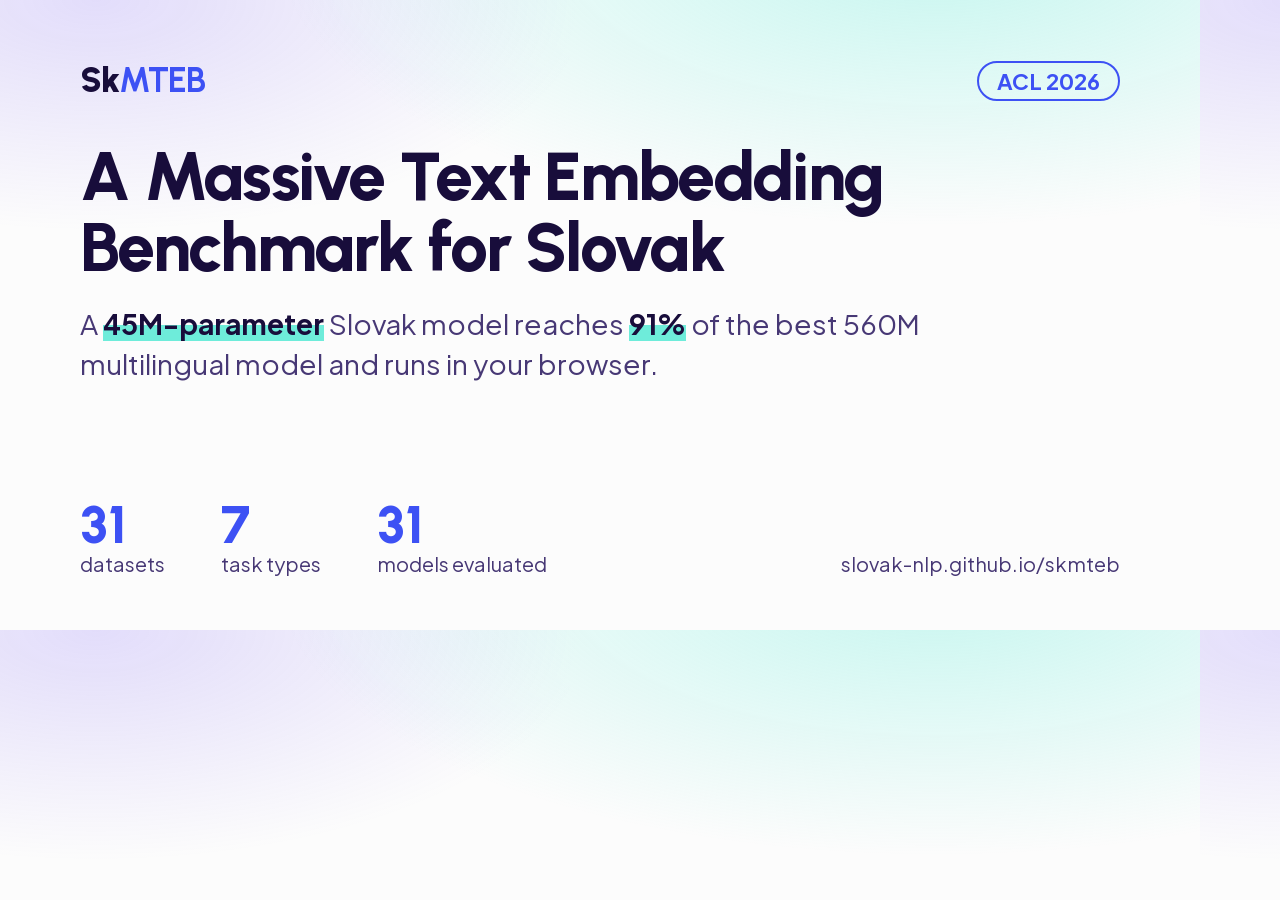
<file: og/card.html>
<!doctype html>
<!-- Source of og.png, the 1200x630 social share card. Render it with:
     "/Applications/Google Chrome.app/Contents/MacOS/Google Chrome" --headless=new --hide-scrollbars \
       --force-device-scale-factor=1 --window-size=1200,630 --screenshot=og.png og/card.html
     (run from the repository root on the gh-pages branch) -->
<html lang="en"><meta charset="utf-8"><link href="../fonts/fonts.css" rel="stylesheet">
<style>
* { box-sizing: border-box; margin: 0; }
html, body { width: 1200px; height: 630px; }
body { color: #180d3b; padding: 60px 80px 54px; display: flex; flex-direction: column;
  font-family: "Plus Jakarta Sans", sans-serif; -webkit-font-smoothing: antialiased;
  background:
    radial-gradient(1100px 460px at 78% -8%, rgba(110,236,218,.38), transparent 60%),
    radial-gradient(900px 420px at 8% 0%, rgba(122,94,245,.20), transparent 55%), #fcfcfc; }
.top { display: flex; justify-content: space-between; align-items: center; }
.brand { font-family: Urbanist; font-weight: 900; letter-spacing: -.03em; font-size: 34px; }
.brand b { color: #3d51f4; }
.pill { font-weight: 700; font-size: 22px; color: #3d51f4; border: 2px solid #3d51f4; border-radius: 999px; padding: 4px 18px; }
h1 { font-family: Urbanist; font-weight: 800; font-size: 68px; line-height: 1.04; letter-spacing: -.025em; margin-top: 40px; max-width: 900px; }
.claim { font-size: 28px; line-height: 1.4; color: #473875; margin-top: 22px; max-width: 920px; }
.claim mark { background: linear-gradient(transparent 55%, #6eecda 55%); color: #180d3b; font-weight: 700; }
.stats { margin-top: auto; display: flex; gap: 56px; align-items: flex-end; }
.stat b { display: block; font-family: Urbanist; font-weight: 800; font-size: 52px; line-height: 1; color: #3d51f4; }
.stat span { font-size: 20px; color: #473875; }
.url { margin-left: auto; font-size: 20px; color: #473875; }
</style>
<body>
<div class="top"><span class="brand">Sk<b>MTEB</b></span><span class="pill">ACL 2026</span></div>
<h1>A Massive Text Embedding Benchmark for Slovak</h1>
<p class="claim">A <mark>45M-parameter</mark> Slovak model reaches <mark>91%</mark> of the best 560M multilingual model and runs in your browser.</p>
<div class="stats">
  <div class="stat"><b>31</b><span>datasets</span></div>
  <div class="stat"><b>7</b><span>task types</span></div>
  <div class="stat"><b>31</b><span>models evaluated</span></div>
  <span class="url">slovak-nlp.github.io/skmteb</span>
</div>
</body></html>
</file>
<file: fonts/fonts.css>
/* latin-ext */
@font-face {
  font-family: 'JetBrains Mono';
  font-style: normal;
  font-weight: 400;
  font-display: swap;
  src: url(jetbrains-mono-normal-latin-ext-0.woff2) format('woff2');
  unicode-range: U+0100-02BA, U+02BD-02C5, U+02C7-02CC, U+02CE-02D7, U+02DD-02FF, U+0304, U+0308, U+0329, U+1D00-1DBF, U+1E00-1E9F, U+1EF2-1EFF, U+2020, U+20A0-20AB, U+20AD-20C4, U+2113, U+2C60-2C7F, U+A720-A7FF;
}
/* latin */
@font-face {
  font-family: 'JetBrains Mono';
  font-style: normal;
  font-weight: 400;
  font-display: swap;
  src: url(jetbrains-mono-normal-latin-1.woff2) format('woff2');
  unicode-range: U+0000-00FF, U+0131, U+0152-0153, U+02BB-02BC, U+02C6, U+02DA, U+02DC, U+0304, U+0308, U+0329, U+2000-206F, U+20AC, U+2122, U+2191, U+2193, U+2212, U+2215, U+FEFF, U+FFFD;
}
/* latin-ext */
@font-face {
  font-family: 'JetBrains Mono';
  font-style: normal;
  font-weight: 500;
  font-display: swap;
  src: url(jetbrains-mono-normal-latin-ext-0.woff2) format('woff2');
  unicode-range: U+0100-02BA, U+02BD-02C5, U+02C7-02CC, U+02CE-02D7, U+02DD-02FF, U+0304, U+0308, U+0329, U+1D00-1DBF, U+1E00-1E9F, U+1EF2-1EFF, U+2020, U+20A0-20AB, U+20AD-20C4, U+2113, U+2C60-2C7F, U+A720-A7FF;
}
/* latin */
@font-face {
  font-family: 'JetBrains Mono';
  font-style: normal;
  font-weight: 500;
  font-display: swap;
  src: url(jetbrains-mono-normal-latin-1.woff2) format('woff2');
  unicode-range: U+0000-00FF, U+0131, U+0152-0153, U+02BB-02BC, U+02C6, U+02DA, U+02DC, U+0304, U+0308, U+0329, U+2000-206F, U+20AC, U+2122, U+2191, U+2193, U+2212, U+2215, U+FEFF, U+FFFD;
}
/* latin-ext */
@font-face {
  font-family: 'JetBrains Mono';
  font-style: normal;
  font-weight: 700;
  font-display: swap;
  src: url(jetbrains-mono-normal-latin-ext-0.woff2) format('woff2');
  unicode-range: U+0100-02BA, U+02BD-02C5, U+02C7-02CC, U+02CE-02D7, U+02DD-02FF, U+0304, U+0308, U+0329, U+1D00-1DBF, U+1E00-1E9F, U+1EF2-1EFF, U+2020, U+20A0-20AB, U+20AD-20C4, U+2113, U+2C60-2C7F, U+A720-A7FF;
}
/* latin */
@font-face {
  font-family: 'JetBrains Mono';
  font-style: normal;
  font-weight: 700;
  font-display: swap;
  src: url(jetbrains-mono-normal-latin-1.woff2) format('woff2');
  unicode-range: U+0000-00FF, U+0131, U+0152-0153, U+02BB-02BC, U+02C6, U+02DA, U+02DC, U+0304, U+0308, U+0329, U+2000-206F, U+20AC, U+2122, U+2191, U+2193, U+2212, U+2215, U+FEFF, U+FFFD;
}
/* latin-ext */
@font-face {
  font-family: 'Plus Jakarta Sans';
  font-style: normal;
  font-weight: 400;
  font-display: swap;
  src: url(plus-jakarta-sans-normal-latin-ext-2.woff2) format('woff2');
  unicode-range: U+0100-02BA, U+02BD-02C5, U+02C7-02CC, U+02CE-02D7, U+02DD-02FF, U+0304, U+0308, U+0329, U+1D00-1DBF, U+1E00-1E9F, U+1EF2-1EFF, U+2020, U+20A0-20AB, U+20AD-20C4, U+2113, U+2C60-2C7F, U+A720-A7FF;
}
/* latin */
@font-face {
  font-family: 'Plus Jakarta Sans';
  font-style: normal;
  font-weight: 400;
  font-display: swap;
  src: url(plus-jakarta-sans-normal-latin-3.woff2) format('woff2');
  unicode-range: U+0000-00FF, U+0131, U+0152-0153, U+02BB-02BC, U+02C6, U+02DA, U+02DC, U+0304, U+0308, U+0329, U+2000-206F, U+20AC, U+2122, U+2191, U+2193, U+2212, U+2215, U+FEFF, U+FFFD;
}
/* latin-ext */
@font-face {
  font-family: 'Plus Jakarta Sans';
  font-style: normal;
  font-weight: 500;
  font-display: swap;
  src: url(plus-jakarta-sans-normal-latin-ext-2.woff2) format('woff2');
  unicode-range: U+0100-02BA, U+02BD-02C5, U+02C7-02CC, U+02CE-02D7, U+02DD-02FF, U+0304, U+0308, U+0329, U+1D00-1DBF, U+1E00-1E9F, U+1EF2-1EFF, U+2020, U+20A0-20AB, U+20AD-20C4, U+2113, U+2C60-2C7F, U+A720-A7FF;
}
/* latin */
@font-face {
  font-family: 'Plus Jakarta Sans';
  font-style: normal;
  font-weight: 500;
  font-display: swap;
  src: url(plus-jakarta-sans-normal-latin-3.woff2) format('woff2');
  unicode-range: U+0000-00FF, U+0131, U+0152-0153, U+02BB-02BC, U+02C6, U+02DA, U+02DC, U+0304, U+0308, U+0329, U+2000-206F, U+20AC, U+2122, U+2191, U+2193, U+2212, U+2215, U+FEFF, U+FFFD;
}
/* latin-ext */
@font-face {
  font-family: 'Plus Jakarta Sans';
  font-style: normal;
  font-weight: 600;
  font-display: swap;
  src: url(plus-jakarta-sans-normal-latin-ext-2.woff2) format('woff2');
  unicode-range: U+0100-02BA, U+02BD-02C5, U+02C7-02CC, U+02CE-02D7, U+02DD-02FF, U+0304, U+0308, U+0329, U+1D00-1DBF, U+1E00-1E9F, U+1EF2-1EFF, U+2020, U+20A0-20AB, U+20AD-20C4, U+2113, U+2C60-2C7F, U+A720-A7FF;
}
/* latin */
@font-face {
  font-family: 'Plus Jakarta Sans';
  font-style: normal;
  font-weight: 600;
  font-display: swap;
  src: url(plus-jakarta-sans-normal-latin-3.woff2) format('woff2');
  unicode-range: U+0000-00FF, U+0131, U+0152-0153, U+02BB-02BC, U+02C6, U+02DA, U+02DC, U+0304, U+0308, U+0329, U+2000-206F, U+20AC, U+2122, U+2191, U+2193, U+2212, U+2215, U+FEFF, U+FFFD;
}
/* latin-ext */
@font-face {
  font-family: 'Plus Jakarta Sans';
  font-style: normal;
  font-weight: 700;
  font-display: swap;
  src: url(plus-jakarta-sans-normal-latin-ext-2.woff2) format('woff2');
  unicode-range: U+0100-02BA, U+02BD-02C5, U+02C7-02CC, U+02CE-02D7, U+02DD-02FF, U+0304, U+0308, U+0329, U+1D00-1DBF, U+1E00-1E9F, U+1EF2-1EFF, U+2020, U+20A0-20AB, U+20AD-20C4, U+2113, U+2C60-2C7F, U+A720-A7FF;
}
/* latin */
@font-face {
  font-family: 'Plus Jakarta Sans';
  font-style: normal;
  font-weight: 700;
  font-display: swap;
  src: url(plus-jakarta-sans-normal-latin-3.woff2) format('woff2');
  unicode-range: U+0000-00FF, U+0131, U+0152-0153, U+02BB-02BC, U+02C6, U+02DA, U+02DC, U+0304, U+0308, U+0329, U+2000-206F, U+20AC, U+2122, U+2191, U+2193, U+2212, U+2215, U+FEFF, U+FFFD;
}
/* latin-ext */
@font-face {
  font-family: 'Urbanist';
  font-style: normal;
  font-weight: 500;
  font-display: swap;
  src: url(urbanist-normal-latin-ext-4.woff2) format('woff2');
  unicode-range: U+0100-02BA, U+02BD-02C5, U+02C7-02CC, U+02CE-02D7, U+02DD-02FF, U+0304, U+0308, U+0329, U+1D00-1DBF, U+1E00-1E9F, U+1EF2-1EFF, U+2020, U+20A0-20AB, U+20AD-20C4, U+2113, U+2C60-2C7F, U+A720-A7FF;
}
/* latin */
@font-face {
  font-family: 'Urbanist';
  font-style: normal;
  font-weight: 500;
  font-display: swap;
  src: url(urbanist-normal-latin-5.woff2) format('woff2');
  unicode-range: U+0000-00FF, U+0131, U+0152-0153, U+02BB-02BC, U+02C6, U+02DA, U+02DC, U+0304, U+0308, U+0329, U+2000-206F, U+20AC, U+2122, U+2191, U+2193, U+2212, U+2215, U+FEFF, U+FFFD;
}
/* latin-ext */
@font-face {
  font-family: 'Urbanist';
  font-style: normal;
  font-weight: 600;
  font-display: swap;
  src: url(urbanist-normal-latin-ext-4.woff2) format('woff2');
  unicode-range: U+0100-02BA, U+02BD-02C5, U+02C7-02CC, U+02CE-02D7, U+02DD-02FF, U+0304, U+0308, U+0329, U+1D00-1DBF, U+1E00-1E9F, U+1EF2-1EFF, U+2020, U+20A0-20AB, U+20AD-20C4, U+2113, U+2C60-2C7F, U+A720-A7FF;
}
/* latin */
@font-face {
  font-family: 'Urbanist';
  font-style: normal;
  font-weight: 600;
  font-display: swap;
  src: url(urbanist-normal-latin-5.woff2) format('woff2');
  unicode-range: U+0000-00FF, U+0131, U+0152-0153, U+02BB-02BC, U+02C6, U+02DA, U+02DC, U+0304, U+0308, U+0329, U+2000-206F, U+20AC, U+2122, U+2191, U+2193, U+2212, U+2215, U+FEFF, U+FFFD;
}
/* latin-ext */
@font-face {
  font-family: 'Urbanist';
  font-style: normal;
  font-weight: 700;
  font-display: swap;
  src: url(urbanist-normal-latin-ext-4.woff2) format('woff2');
  unicode-range: U+0100-02BA, U+02BD-02C5, U+02C7-02CC, U+02CE-02D7, U+02DD-02FF, U+0304, U+0308, U+0329, U+1D00-1DBF, U+1E00-1E9F, U+1EF2-1EFF, U+2020, U+20A0-20AB, U+20AD-20C4, U+2113, U+2C60-2C7F, U+A720-A7FF;
}
/* latin */
@font-face {
  font-family: 'Urbanist';
  font-style: normal;
  font-weight: 700;
  font-display: swap;
  src: url(urbanist-normal-latin-5.woff2) format('woff2');
  unicode-range: U+0000-00FF, U+0131, U+0152-0153, U+02BB-02BC, U+02C6, U+02DA, U+02DC, U+0304, U+0308, U+0329, U+2000-206F, U+20AC, U+2122, U+2191, U+2193, U+2212, U+2215, U+FEFF, U+FFFD;
}
/* latin-ext */
@font-face {
  font-family: 'Urbanist';
  font-style: normal;
  font-weight: 800;
  font-display: swap;
  src: url(urbanist-normal-latin-ext-4.woff2) format('woff2');
  unicode-range: U+0100-02BA, U+02BD-02C5, U+02C7-02CC, U+02CE-02D7, U+02DD-02FF, U+0304, U+0308, U+0329, U+1D00-1DBF, U+1E00-1E9F, U+1EF2-1EFF, U+2020, U+20A0-20AB, U+20AD-20C4, U+2113, U+2C60-2C7F, U+A720-A7FF;
}
/* latin */
@font-face {
  font-family: 'Urbanist';
  font-style: normal;
  font-weight: 800;
  font-display: swap;
  src: url(urbanist-normal-latin-5.woff2) format('woff2');
  unicode-range: U+0000-00FF, U+0131, U+0152-0153, U+02BB-02BC, U+02C6, U+02DA, U+02DC, U+0304, U+0308, U+0329, U+2000-206F, U+20AC, U+2122, U+2191, U+2193, U+2212, U+2215, U+FEFF, U+FFFD;
}
/* latin-ext */
@font-face {
  font-family: 'Urbanist';
  font-style: normal;
  font-weight: 900;
  font-display: swap;
  src: url(urbanist-normal-latin-ext-4.woff2) format('woff2');
  unicode-range: U+0100-02BA, U+02BD-02C5, U+02C7-02CC, U+02CE-02D7, U+02DD-02FF, U+0304, U+0308, U+0329, U+1D00-1DBF, U+1E00-1E9F, U+1EF2-1EFF, U+2020, U+20A0-20AB, U+20AD-20C4, U+2113, U+2C60-2C7F, U+A720-A7FF;
}
/* latin */
@font-face {
  font-family: 'Urbanist';
  font-style: normal;
  font-weight: 900;
  font-display: swap;
  src: url(urbanist-normal-latin-5.woff2) format('woff2');
  unicode-range: U+0000-00FF, U+0131, U+0152-0153, U+02BB-02BC, U+02C6, U+02DA, U+02DC, U+0304, U+0308, U+0329, U+2000-206F, U+20AC, U+2122, U+2191, U+2193, U+2212, U+2215, U+FEFF, U+FFFD;
}
</file>
